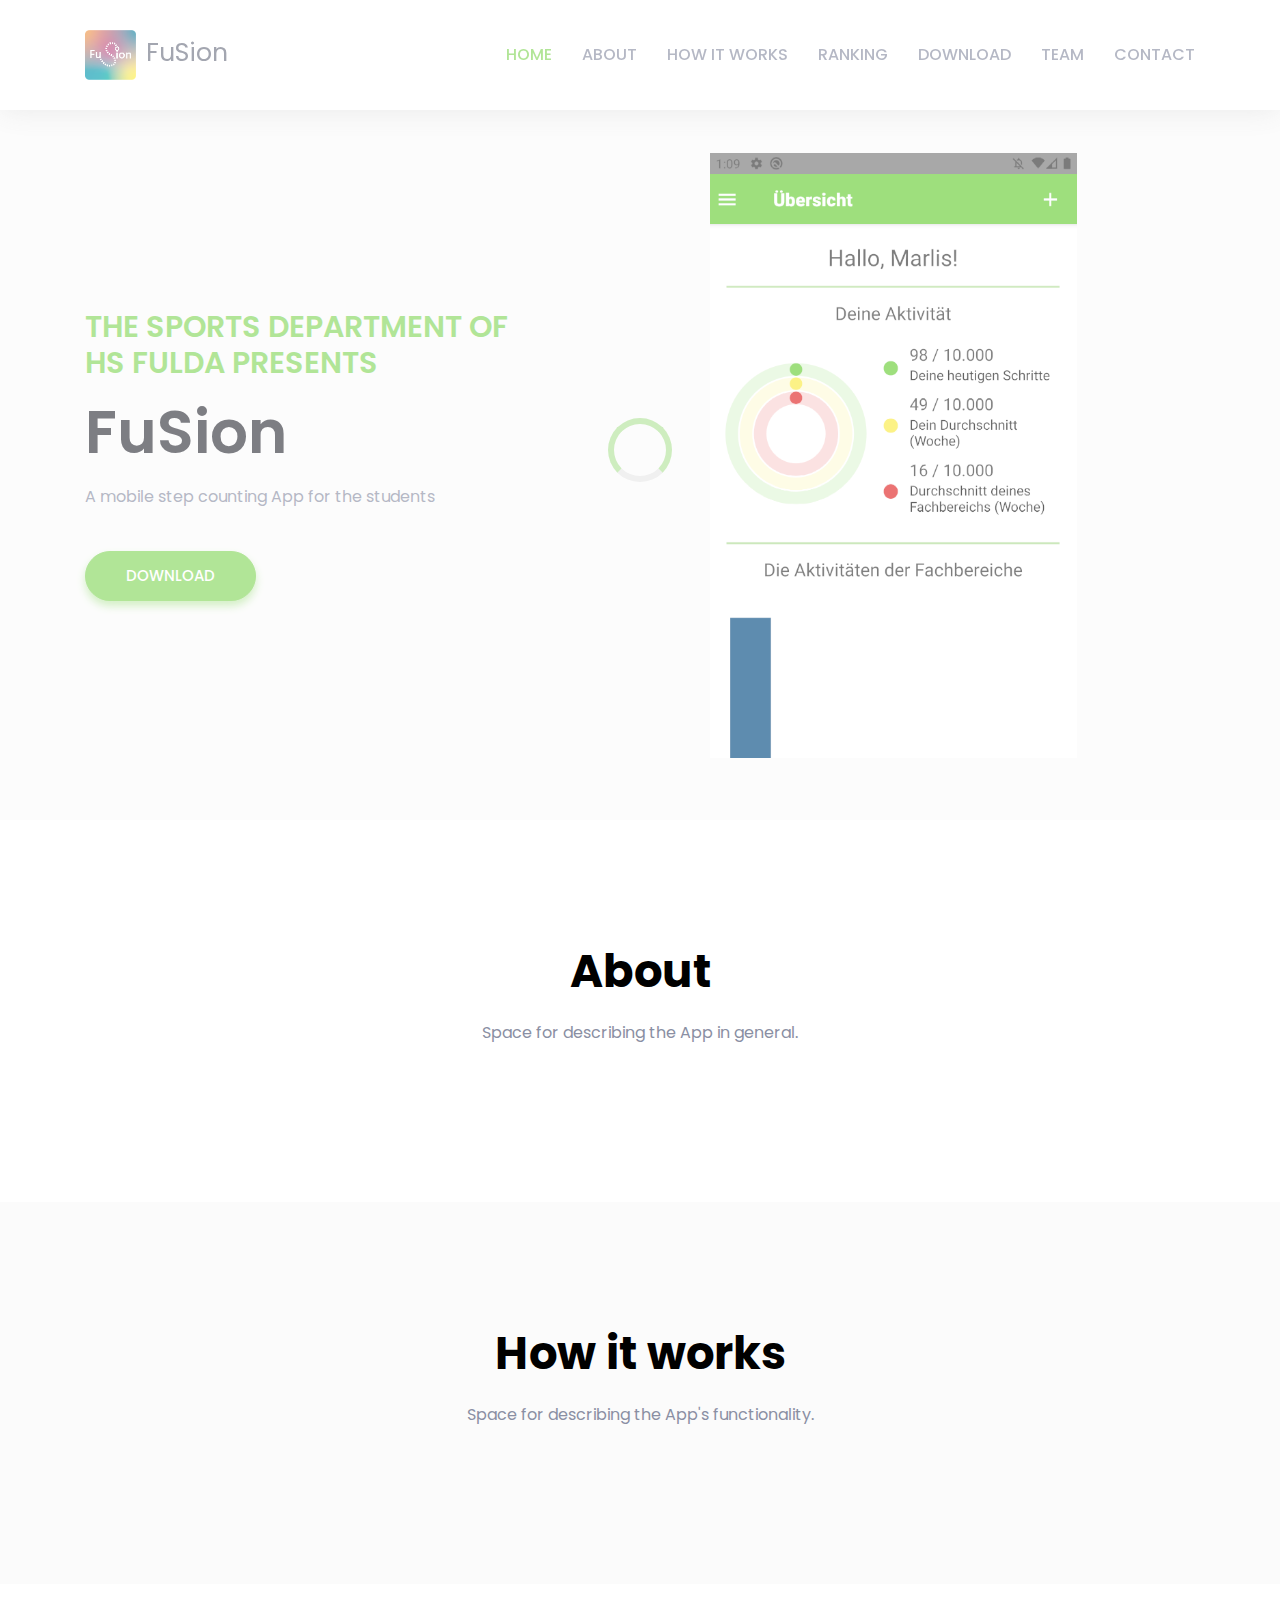
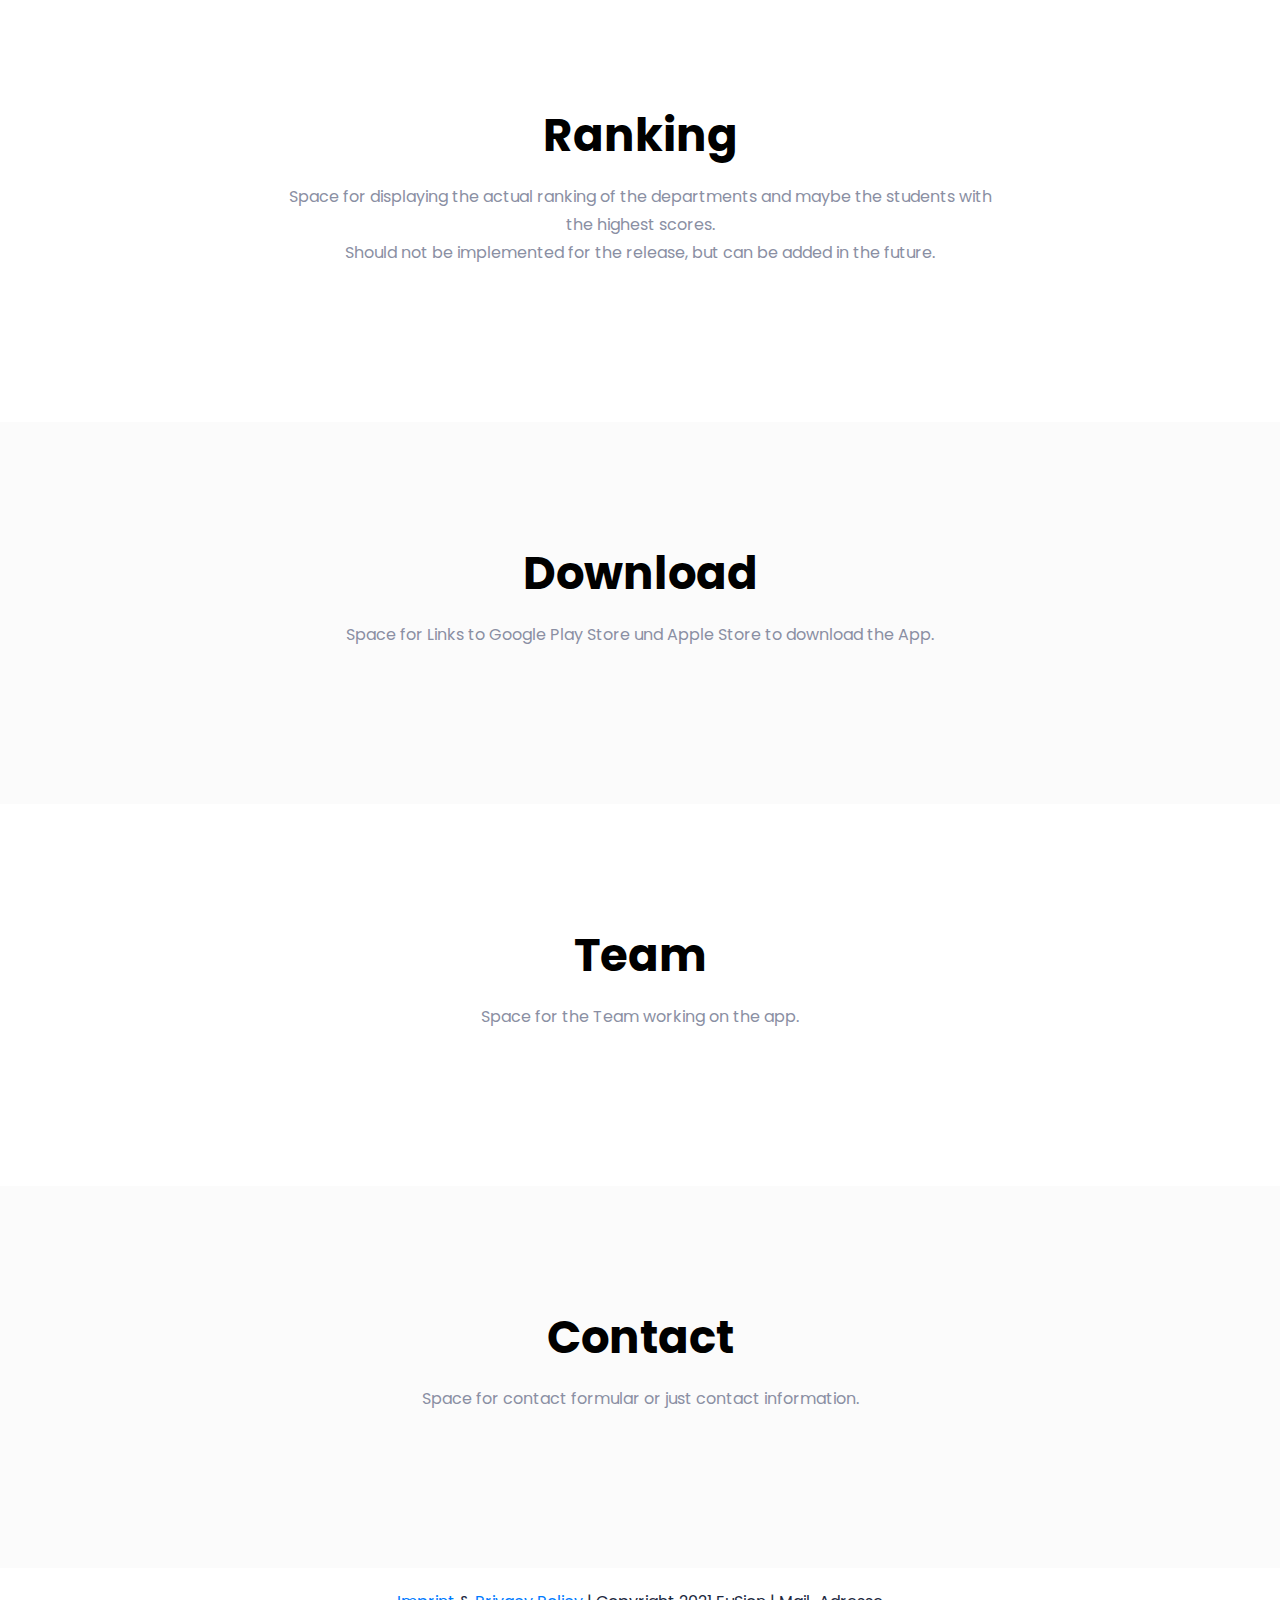
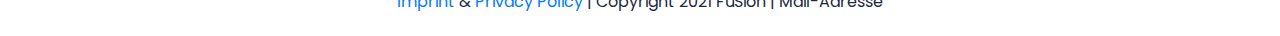
<file: index.html>
<!DOCTYPE html>
<html lang="en">
  <head>
    <!--====== Required meta tags ======-->
    <meta charset="utf-8" />
    <meta http-equiv="x-ua-compatible" content="ie=edge" />
    <meta name="home" content="" />
    <meta
      name="viewport"
      content="width=device-width, initial-scale=1, shrink-to-fit=no"
    />

    <!--====== Title ======-->
    <title>FuSion</title>

    <!--====== Title Icon ======-->
    <link rel="shortcut icon" href="assets/images/logo.png" type="image/png" />

    <!--====== Bootstrap css ======-->
    <link rel="stylesheet" href="assets/css/bootstrap.min.css" />

    <!--====== Line Icons css ======-->
    <link rel="stylesheet" href="assets/css/LineIcons.css" />

    <!--====== Magnific Popup css ======-->
    <link rel="stylesheet" href="assets/css/magnific-popup.css" />

    <!--====== Default css ======-->
    <link rel="stylesheet" href="assets/css/default.css" />

    <!--====== Style css ======-->
    <link rel="stylesheet" href="assets/css/style.css" />
  </head>

  <body>
    <!--====== PRELOADER PART START ======-->

    <div class="preloader">
      <div class="loader_34">
        <div class="ytp-spinner">
          <div class="ytp-spinner-container">
            <div class="ytp-spinner-rotator">
              <div class="ytp-spinner-left">
                <div class="ytp-spinner-circle"></div>
              </div>
              <div class="ytp-spinner-right">
                <div class="ytp-spinner-circle"></div>
              </div>
            </div>
          </div>
        </div>
      </div>
    </div>

    <!--====== PRELOADER ENDS START ======-->

    <!--====== HEADER PART START ======-->

    <header id="home" class="header-area">
      <div class="navigation fixed-top">
        <div class="container">
          <div class="row">
            <div class="col-lg-12">
              <nav class="navbar navbar-expand-lg">
                <div id="logo">
                  <img src="assets/images/logo.png" height="50px" />
                </div>
                <a class="navbar-brand" href="index.html"> FuSion </a>
                <!-- Logo -->
                <button
                  class="navbar-toggler"
                  type="button"
                  data-toggle="collapse"
                  data-target="#navbarSupportedContent"
                  aria-controls="navbarSupportedContent"
                  aria-expanded="false"
                  aria-label="Toggle navigation"
                >
                  <span class="toggler-icon"></span>
                  <span class="toggler-icon"></span>
                  <span class="toggler-icon"></span>
                </button>

                <div
                  class="collapse navbar-collapse"
                  id="navbarSupportedContent"
                >
                  <ul class="navbar-nav ml-auto">
                    <li class="nav-item active">
                      <a class="page-scroll" href="#home">Home</a>
                    </li>
                    <li class="nav-item">
                      <a class="page-scroll" href="#about">About</a>
                    </li>
                    <li class="nav-item">
                      <a class="page-scroll" href="#howitworks">How it works</a>
                    </li>
                    <li class="nav-item">
                      <a class="page-scroll" href="#ranking">Ranking</a>
                    </li>
                    <li class="nav-item">
                      <a class="page-scroll" href="#download">Download</a>
                    </li>
                    <li class="nav-item">
                      <a class="page-scroll" href="#team">Team</a>
                    </li>
                    <li class="nav-item">
                      <a class="page-scroll" href="#contact">Contact</a>
                    </li>
                  </ul>
                </div>
                <!-- navbar collapse -->
              </nav>
              <!-- navbar -->
            </div>
          </div>
          <!-- row -->
        </div>
        <!-- container -->
      </div>
      <!-- navigation -->

      <div id="parallax" class="header-content d-flex align-items-center">
        <div class="container">
          <div class="row align-items-center">
            <div class="col-xl-5 col-lg-6">
              <div class="header-content-right">
                <h4 class="sub-title">
                  The Sports Department of HS Fulda presents
                </h4>
                <h1 class="title">FuSion</h1>
                <p>A mobile step counting App for the students</p>
                <a class="main-btn" href="#download">Download</a>
              </div>
              <!-- header content right -->
            </div>
            <div class="col-lg-6 offset-xl-1">
              <div class="header-image d-none d-lg-block">
                <img src="assets/images/Screenshot_Home.png" alt="hero" />
              </div>
              <!-- header image -->
            </div>
          </div>
          <!-- row -->
        </div>
        <!-- container -->
      </div>
      <!-- header content -->
    </header>

    <!--====== HEADER PART ENDS ======-->

    <!--====== ABOUT PART START ======-->

    <section id="about" class="about-area pt-125 pb-130">
      <div class="container">
        <div class="row justify-content-center">
          <div class="col-lg-8">
            <div class="section-title text-center pb-25">
              <h2 class="title">About</h2>
              <p>Space for describing the App in general.</p>
            </div>
            <!-- section title -->
          </div>
        </div>
        <!-- row -->
      </div>
      <!-- container -->
    </section>

    <!--====== ABOUT PART ENDS ======-->

    <!--====== HOWITWORKS PART START ======-->

    <section id="howitworks" class="services-area gray-bg pt-125 pb-130">
      <div class="container">
        <div class="row justify-content-center">
          <div class="col-lg-8">
            <div class="section-title text-center pb-25">
              <h2 class="title">How it works</h2>
              <p>Space for describing the App's functionality.</p>
            </div>
            <!-- section title -->
          </div>
        </div>
        <!-- row -->
      </div>
      <!-- container -->
    </section>

    <!--====== HOWITWORKS PART ENDS ======-->

    <!--====== RANKING PART START ======-->

    <section id="ranking" class="work-area pt-125 pb-130">
      <div class="container">
        <div class="row justify-content-center">
          <div class="col-lg-8">
            <div class="section-title text-center pb-25">
              <h2 class="title">Ranking</h2>
              <p>
                Space for displaying the actual ranking of the departments and
                maybe the students with the highest scores.
              </p>
              <p>
                Should not be implemented for the release, but can be added in
                the future.
              </p>
            </div>
            <!-- section title -->
          </div>
        </div>
        <!-- row -->
      </div>
      <!-- container -->
    </section>

    <!--====== RANKING PART ENDS ======-->

    <!--====== DOWNLOAD PART START ======-->

    <section id="download" class="pricing-area gray-bg pt-125 pb-130">
      <div class="container">
        <div class="row justify-content-center">
          <div class="col-lg-8">
            <div class="section-title text-center pb-25">
              <h2 class="title">Download</h2>
              <p>
                Space for Links to Google Play Store und Apple Store to download
                the App.
              </p>
            </div>
            <!-- section title -->
          </div>
        </div>
        <!-- row -->
      </div>
      <!-- container -->
    </section>

    <!--====== DOWNLOAD PART ENDS ======-->

    <!--====== TEAM PART START ======-->

    <section id="team" class="blog-area pt-125 pb-130">
      <div class="container">
        <div class="row justify-content-center">
          <div class="col-lg-8">
            <div class="section-title text-center pb-25">
              <h2 class="title">Team</h2>
              <p>Space for the Team working on the app.</p>
            </div>
            <!-- section title -->
          </div>
        </div>
        <!-- row -->
      </div>
      <!-- container -->
    </section>

    <!--====== TEAM PART ENDS ======-->

    <!--====== CONTACT PART START ======-->

    <section id="contact" class="contact-area pt-125 pb-130 gray-bg">
      <div class="container">
        <div class="row justify-content-center">
          <div class="col-lg-8">
            <div class="section-title text-center pb-25">
              <h2 class="title">Contact</h2>
              <p>Space for contact formular or just contact information.</p>
              <p></p>
            </div>
            <!-- section title -->
          </div>
        </div>
        <!-- row -->
      </div>
      <!-- container -->
    </section>

    <!--====== CONTACT PART ENDS ======-->

    <!--====== FOOTER PART START ======-->

    <footer id="footer" class="footer-area">
      <div class="footer-copyright pb-20">
        <div class="container">
          <div class="row">
            <div class="col-lg-12">
              <div class="copyright-text text-center pt-20">
                <p>
                  <a href="privacypolicy.html" rel="#imprint">Imprint</a>
                  &
                  <a href="privacypolicy.html" rel="#privacypolicy"
                    >Privacy Policy</a
                  >
                  | Copyright 2021 FuSion | Mail-Adresse
                </p>
              </div>
              <!-- copyright text -->
            </div>
          </div>
          <!-- row -->
        </div>
        <!-- container -->
      </div>
      <!-- footer widget -->
    </footer>

    <!--====== FOOTER PART ENDS ======-->

    <!--====== BACK TOP TOP PART START ======-->

    <a href="#" class="back-to-top"><i class="lni-chevron-up"></i></a>

    <!--====== BACK TOP TOP PART ENDS ======-->

    <!--====== jquery js ======-->
    <script src="assets/js/vendor/modernizr-3.6.0.min.js"></script>
    <script src="assets/js/vendor/jquery-1.12.4.min.js"></script>

    <!--====== Bootstrap js ======-->
    <script src="assets/js/bootstrap.min.js"></script>
    <script src="assets/js/popper.min.js"></script>

    <!--====== Magnific Popup js ======-->
    <script src="assets/js/jquery.magnific-popup.min.js"></script>

    <!--====== Parallax js ======-->
    <script src="assets/js/parallax.min.js"></script>

    <!--====== Counter Up js ======-->
    <script src="assets/js/waypoints.min.js"></script>
    <script src="assets/js/jquery.counterup.min.js"></script>

    <!--====== Appear js ======-->
    <script src="assets/js/jquery.appear.min.js"></script>

    <!--====== Scrolling js ======-->
    <script src="assets/js/scrolling-nav.js"></script>
    <script src="assets/js/jquery.easing.min.js"></script>

    <!--====== Main js ======-->
    <script src="assets/js/main.js"></script>
  </body>
</html>
</file>
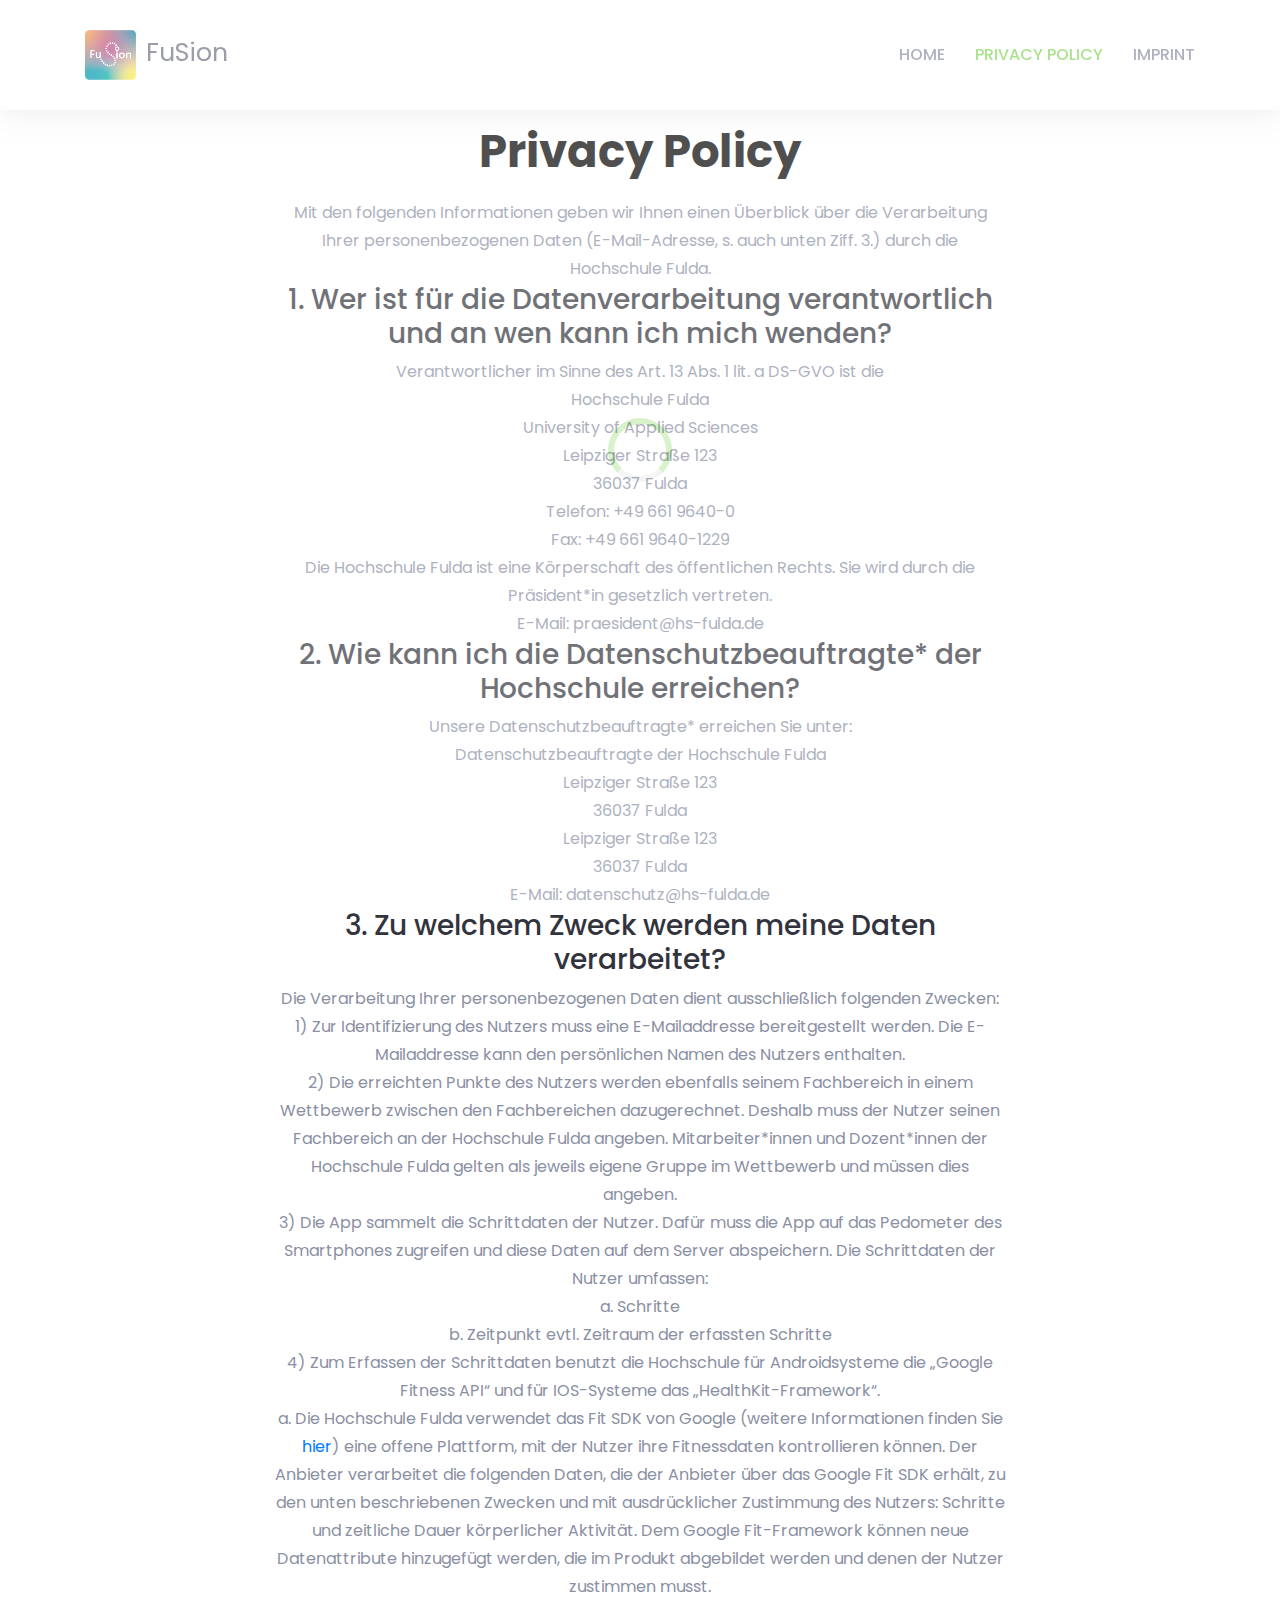
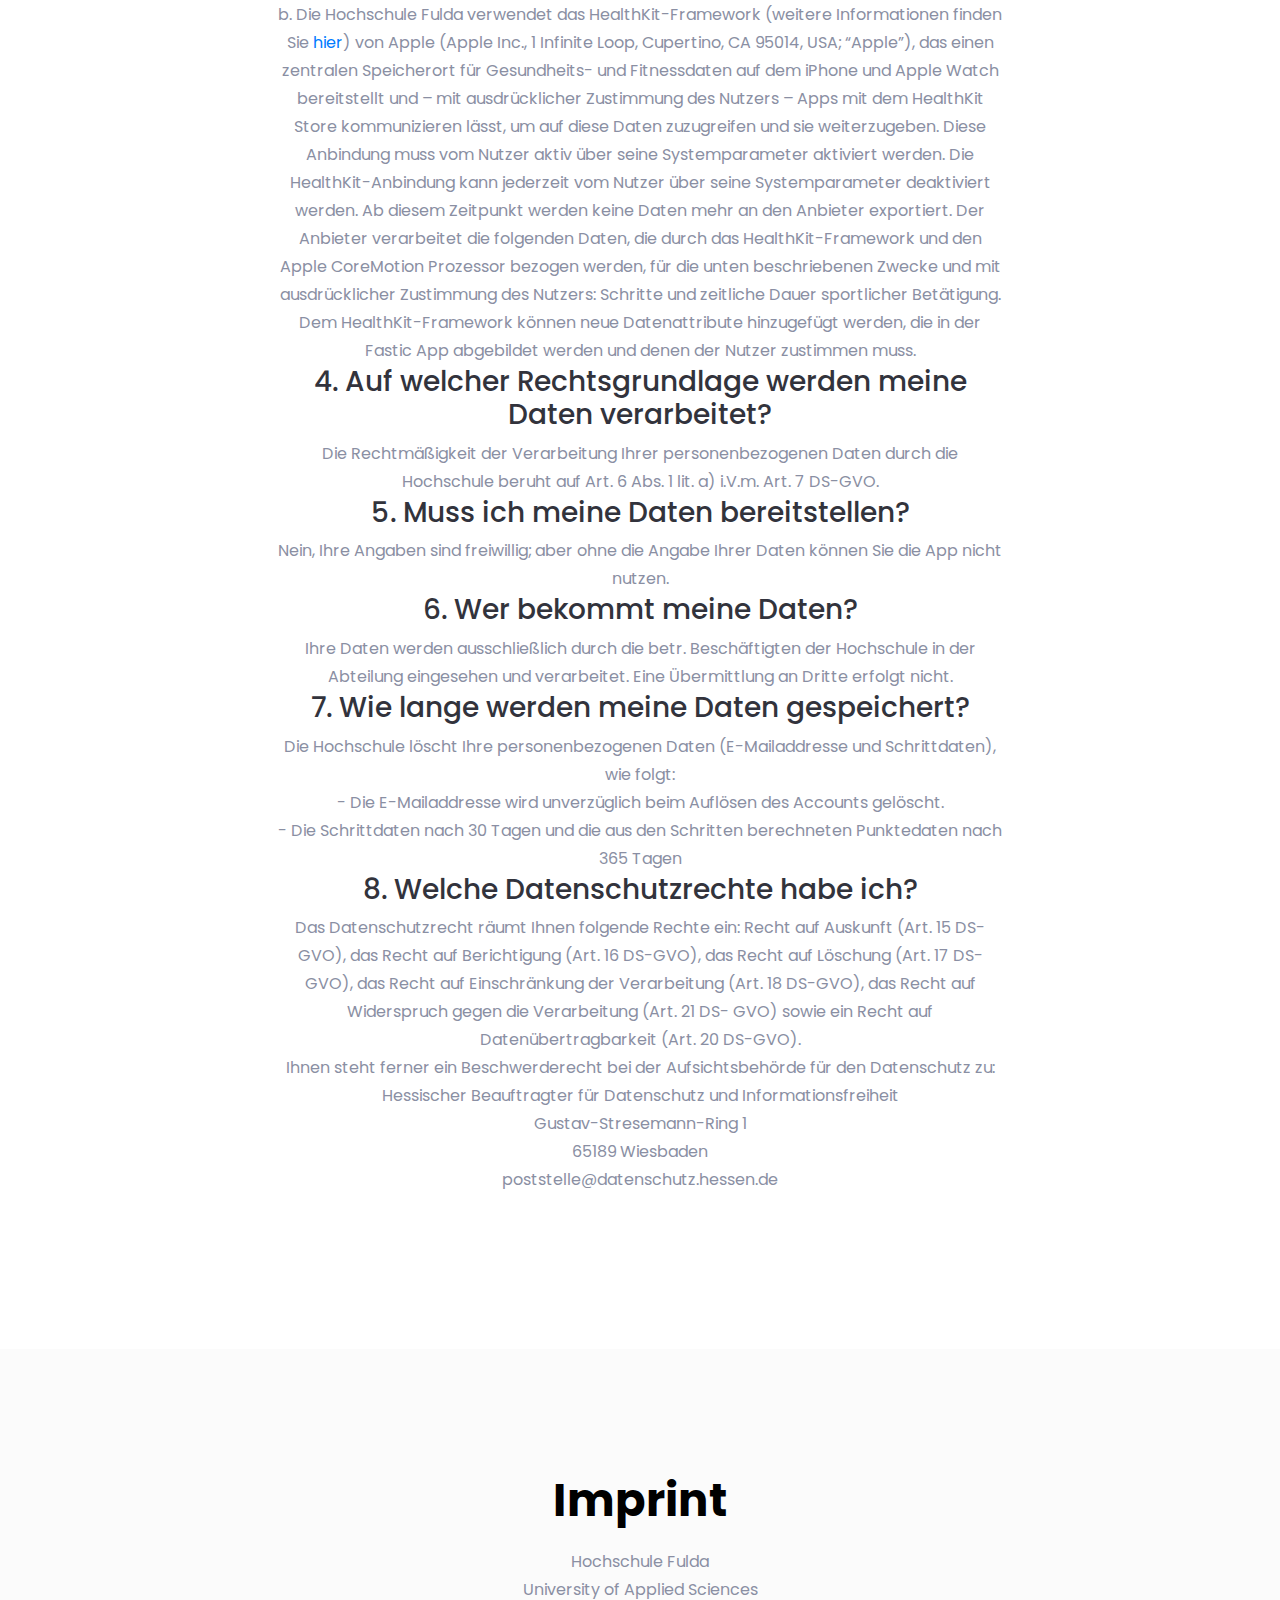
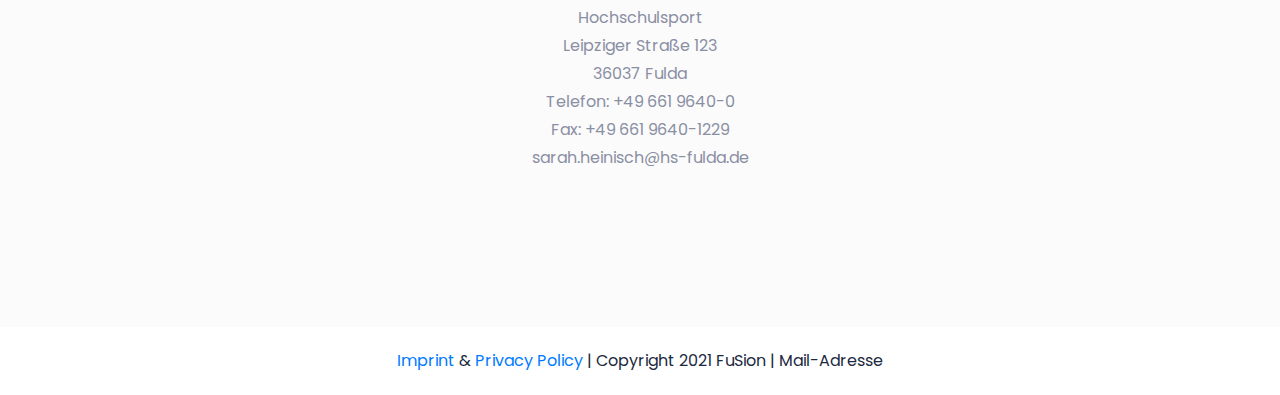
<file: privacypolicy.html>
<!DOCTYPE html>
<html lang="en">
  <head>
    <!--====== Required meta tags ======-->
    <meta charset="utf-8" />
    <meta http-equiv="x-ua-compatible" content="ie=edge" />
    <meta name="privacy policy" content="" />
    <meta
      name="viewport"
      content="width=device-width, initial-scale=1, shrink-to-fit=no"
    />

    <!--====== Title ======-->
    <title>FuSion - Privacy Policy</title>

    <!--====== Title Icon ======-->
    <link rel="shortcut icon" href="assets/images/logo.png" type="image/png" />

    <!--====== Bootstrap css ======-->
    <link rel="stylesheet" href="assets/css/bootstrap.min.css" />

    <!--====== Line Icons css ======-->
    <link rel="stylesheet" href="assets/css/LineIcons.css" />

    <!--====== Magnific Popup css ======-->
    <link rel="stylesheet" href="assets/css/magnific-popup.css" />

    <!--====== Default css ======-->
    <link rel="stylesheet" href="assets/css/default.css" />

    <!--====== Style css ======-->
    <link rel="stylesheet" href="assets/css/style.css" />
  </head>

  <body>
    <!--====== PRELOADER PART START ======-->

    <div class="preloader">
      <div class="loader_34">
        <div class="ytp-spinner">
          <div class="ytp-spinner-container">
            <div class="ytp-spinner-rotator">
              <div class="ytp-spinner-left">
                <div class="ytp-spinner-circle"></div>
              </div>
              <div class="ytp-spinner-right">
                <div class="ytp-spinner-circle"></div>
              </div>
            </div>
          </div>
        </div>
      </div>
    </div>

    <!--====== PRELOADER ENDS START ======-->

    <!--====== HEADER PART START ======-->

    <header id="home" class="header-area">
      <div class="navigation fixed-top">
        <div class="container">
          <div class="row">
            <div class="col-lg-12">
              <nav class="navbar navbar-expand-lg">
                <div id="logo">
                  <img src="assets/images/logo.png" height="50px" />
                </div>
                <a class="navbar-brand" href="index.html"> FuSion </a>
                <!-- Logo -->
                <button
                  class="navbar-toggler"
                  type="button"
                  data-toggle="collapse"
                  data-target="#navbarSupportedContent"
                  aria-controls="navbarSupportedContent"
                  aria-expanded="false"
                  aria-label="Toggle navigation"
                >
                  <span class="toggler-icon"></span>
                  <span class="toggler-icon"></span>
                  <span class="toggler-icon"></span>
                </button>

                <div
                  class="collapse navbar-collapse"
                  id="navbarSupportedContent"
                >
                  <ul class="navbar-nav ml-auto">
                    <li class="nav-item">
                      <a class="page-scroll" href="index.html">Home</a>
                    </li>
                    <li class="nav-item active">
                      <a class="page-scroll" href="#privacypolicy"
                        >Privacy Policy</a
                      >
                    </li>
                    <li class="nav-item">
                      <a class="page-scroll" href="#imprint">Imprint</a>
                    </li>
                  </ul>
                </div>
                <!-- navbar collapse -->
              </nav>
              <!-- navbar -->
            </div>
          </div>
          <!-- row -->
        </div>
        <!-- container -->
      </div>
      <!-- navigation -->
    </header>

    <!--====== HEADER PART ENDS ======-->

    <!--====== PRIVACY POLICY PART START ======-->

    <section id="privacypolicy" class="about-area pt-125 pb-130">
      <div class="container">
        <div class="row justify-content-center">
          <div class="col-lg-8">
            <div class="section-title text-center pb-25">
              <h2 class="title">Privacy Policy</h2>
              <p>
                Mit den folgenden Informationen geben wir Ihnen einen Überblick
                über die Verarbeitung Ihrer personenbezogenen Daten
                (E-Mail-Adresse, s. auch unten Ziff. 3.) durch die Hochschule
                Fulda.
              </p>
              <h3 class="h3">
                1. Wer ist für die Datenverarbeitung verantwortlich und an wen
                kann ich mich wenden?
              </h3>
              <p>
                Verantwortlicher im Sinne des Art. 13 Abs. 1 lit. a DS-GVO ist
                die
              </p>
              <p>Hochschule Fulda</p>
              <p>University of Applied Sciences</p>
              <p>Leipziger Straße 123</p>
              <p>36037 Fulda</p>
              <p>Telefon: +49 661 9640-0</p>
              <p>Fax: +49 661 9640-1229</p>
              <p>
                Die Hochschule Fulda ist eine Körperschaft des öffentlichen
                Rechts. Sie wird durch die Präsident*in gesetzlich vertreten.
              </p>
              <p>E-Mail: praesident@hs-fulda.de</p>
              <h3 class="h3">
                2. Wie kann ich die Datenschutzbeauftragte* der Hochschule
                erreichen?
              </h3>
              <p>Unsere Datenschutzbeauftragte* erreichen Sie unter:</p>
              <p>Datenschutzbeauftragte der Hochschule Fulda</p>
              <p>Leipziger Straße 123</p>
              <p>36037 Fulda</p>
              <p>Leipziger Straße 123</p>
              <p>36037 Fulda</p>
              <p>E-Mail: datenschutz@hs-fulda.de</p>
              <h3 class="h3">
                3. Zu welchem Zweck werden meine Daten verarbeitet?
              </h3>
              <p>
                Die Verarbeitung Ihrer personenbezogenen Daten dient
                ausschließlich folgenden Zwecken:
              </p>
              <p>
                1) Zur Identifizierung des Nutzers muss eine E-Mailaddresse
                bereitgestellt werden. Die E-Mailaddresse kann den persönlichen
                Namen des Nutzers enthalten.
              </p>
              <p>
                2) Die erreichten Punkte des Nutzers werden ebenfalls seinem
                Fachbereich in einem Wettbewerb zwischen den Fachbereichen
                dazugerechnet. Deshalb muss der Nutzer seinen Fachbereich an der
                Hochschule Fulda angeben. Mitarbeiter*innen und Dozent*innen der
                Hochschule Fulda gelten als jeweils eigene Gruppe im Wettbewerb
                und müssen dies angeben.
              </p>
              <p>
                3) Die App sammelt die Schrittdaten der Nutzer. Dafür muss die
                App auf das Pedometer des Smartphones zugreifen und diese Daten
                auf dem Server abspeichern. Die Schrittdaten der Nutzer
                umfassen:
              </p>
              <p>a. Schritte</p>
              <p>b. Zeitpunkt evtl. Zeitraum der erfassten Schritte</p>
              <p>
                4) Zum Erfassen der Schrittdaten benutzt die Hochschule für
                Androidsysteme die „Google Fitness API“ und für IOS-Systeme das
                „HealthKit-Framework“.
              </p>
              <p>
                a. Die Hochschule Fulda verwendet das Fit SDK von Google
                (weitere Informationen finden Sie
                <a href="https://developers.google.com/fit/policy">hier</a>)
                eine offene Plattform, mit der Nutzer ihre Fitnessdaten
                kontrollieren können. Der Anbieter verarbeitet die folgenden
                Daten, die der Anbieter über das Google Fit SDK erhält, zu den
                unten beschriebenen Zwecken und mit ausdrücklicher Zustimmung
                des Nutzers: Schritte und zeitliche Dauer körperlicher
                Aktivität. Dem Google Fit-Framework können neue Datenattribute
                hinzugefügt werden, die im Produkt abgebildet werden und denen
                der Nutzer zustimmen musst.
              </p>
              <p>
                b. Die Hochschule Fulda verwendet das HealthKit-Framework
                (weitere Informationen finden Sie
                <a
                  href="https://developer.apple.com/documentation/healthkit/protecting_user_privacy"
                  >hier</a
                >) von Apple (Apple Inc., 1 Infinite Loop, Cupertino, CA 95014,
                USA; “Apple”), das einen zentralen Speicherort für Gesundheits-
                und Fitnessdaten auf dem iPhone und Apple Watch bereitstellt und
                – mit ausdrücklicher Zustimmung des Nutzers – Apps mit dem
                HealthKit Store kommunizieren lässt, um auf diese Daten
                zuzugreifen und sie weiterzugeben. Diese Anbindung muss vom
                Nutzer aktiv über seine Systemparameter aktiviert werden. Die
                HealthKit-Anbindung kann jederzeit vom Nutzer über seine
                Systemparameter deaktiviert werden. Ab diesem Zeitpunkt werden
                keine Daten mehr an den Anbieter exportiert. Der Anbieter
                verarbeitet die folgenden Daten, die durch das
                HealthKit-Framework und den Apple CoreMotion Prozessor bezogen
                werden, für die unten beschriebenen Zwecke und mit
                ausdrücklicher Zustimmung des Nutzers: Schritte und zeitliche
                Dauer sportlicher Betätigung. Dem HealthKit-Framework können
                neue Datenattribute hinzugefügt werden, die in der Fastic App
                abgebildet werden und denen der Nutzer zustimmen muss.
              </p>
              <h3 class="h3">
                4. Auf welcher Rechtsgrundlage werden meine Daten verarbeitet?
              </h3>
              <p>
                Die Rechtmäßigkeit der Verarbeitung Ihrer personenbezogenen
                Daten durch die Hochschule beruht auf Art. 6 Abs. 1 lit. a)
                i.V.m. Art. 7 DS-GVO.
              </p>
              <h3 class="h3">5. Muss ich meine Daten bereitstellen?</h3>
              <p>
                Nein, Ihre Angaben sind freiwillig; aber ohne die Angabe Ihrer
                Daten können Sie die App nicht nutzen.
              </p>
              <h3 class="h3">6. Wer bekommt meine Daten?</h3>
              <p>
                Ihre Daten werden ausschließlich durch die betr. Beschäftigten
                der Hochschule in der Abteilung eingesehen und verarbeitet. Eine
                Übermittlung an Dritte erfolgt nicht.
              </p>
              <h3 class="h3">7. Wie lange werden meine Daten gespeichert?</h3>
              <p>
                Die Hochschule löscht Ihre personenbezogenen Daten
                (E-Mailaddresse und Schrittdaten), wie folgt:
              </p>
              <p>
                - Die E-Mailaddresse wird unverzüglich beim Auflösen des
                Accounts gelöscht.
              </p>
              <p>
                - Die Schrittdaten nach 30 Tagen und die aus den Schritten
                berechneten Punktedaten nach 365 Tagen
              </p>
              <h3 class="h3">8. Welche Datenschutzrechte habe ich?</h3>
              <p>
                Das Datenschutzrecht räumt Ihnen folgende Rechte ein: Recht auf
                Auskunft (Art. 15 DS-GVO), das Recht auf Berichtigung (Art. 16
                DS-GVO), das Recht auf Löschung (Art. 17 DS-GVO), das Recht auf
                Einschränkung der Verarbeitung (Art. 18 DS-GVO), das Recht auf
                Widerspruch gegen die Verarbeitung (Art. 21 DS- GVO) sowie ein
                Recht auf Datenübertragbarkeit (Art. 20 DS-GVO).
              </p>
              <p>
                Ihnen steht ferner ein Beschwerderecht bei der Aufsichtsbehörde
                für den Datenschutz zu:
              </p>
              <p>
                Hessischer Beauftragter für Datenschutz und Informationsfreiheit
              </p>
              <p>Gustav-Stresemann-Ring 1</p>
              <p>65189 Wiesbaden</p>
              <p>poststelle@datenschutz.hessen.de</p>
            </div>
            <!-- section title -->
          </div>
        </div>
        <!-- row -->
      </div>
      <!-- container -->
    </section>

    <!--====== PRIVACY POLICY PART ENDS ======-->

    <!--====== IMPRINT PART START ======-->

    <section id="imprint" class="services-area gray-bg pt-125 pb-130">
      <div class="container">
        <div class="row justify-content-center">
          <div class="col-lg-8">
            <div class="section-title text-center pb-25">
              <h2 class="title">Imprint</h2>
              <p>Hochschule Fulda</p>
              <p>University of Applied Sciences</p>
              <p>Hochschulsport</p>
              <p>Leipziger Straße 123</p>
              <p>36037 Fulda</p>
              <p>Telefon: +49 661 9640-0</p>
              <p>Fax: +49 661 9640-1229</p>
              <p>sarah.heinisch@hs-fulda.de</p>
            </div>
            <!-- section title -->
          </div>
        </div>
        <!-- row -->
      </div>
      <!-- container -->
    </section>

    <!--====== IMPRINT PART ENDS ======-->

    <!--====== FOOTER PART START ======-->

    <footer id="footer" class="footer-area">
      <div class="footer-copyright pb-20">
        <div class="container">
          <div class="row">
            <div class="col-lg-12">
              <div class="copyright-text text-center pt-20">
                <p>
                  <a href="https://uideck.com" rel="nofollow">Imprint</a>
                  &
                  <a href="privacypolicy.html" rel="nofollow">Privacy Policy</a>
                  | Copyright 2021 FuSion | Mail-Adresse
                </p>
              </div>
              <!-- copyright text -->
            </div>
          </div>
          <!-- row -->
        </div>
        <!-- container -->
      </div>
      <!-- footer widget -->
    </footer>

    <!--====== FOOTER PART ENDS ======-->

    <!--====== BACK TOP TOP PART START ======-->

    <a href="#" class="back-to-top"><i class="lni-chevron-up"></i></a>

    <!--====== BACK TOP TOP PART ENDS ======-->

    <!--====== jquery js ======-->
    <script src="assets/js/vendor/modernizr-3.6.0.min.js"></script>
    <script src="assets/js/vendor/jquery-1.12.4.min.js"></script>

    <!--====== Bootstrap js ======-->
    <script src="assets/js/bootstrap.min.js"></script>
    <script src="assets/js/popper.min.js"></script>

    <!--====== Magnific Popup js ======-->
    <script src="assets/js/jquery.magnific-popup.min.js"></script>

    <!--====== Parallax js ======-->
    <script src="assets/js/parallax.min.js"></script>

    <!--====== Counter Up js ======-->
    <script src="assets/js/waypoints.min.js"></script>
    <script src="assets/js/jquery.counterup.min.js"></script>

    <!--====== Appear js ======-->
    <script src="assets/js/jquery.appear.min.js"></script>

    <!--====== Scrolling js ======-->
    <script src="assets/js/scrolling-nav.js"></script>
    <script src="assets/js/jquery.easing.min.js"></script>

    <!--====== Main js ======-->
    <script src="assets/js/main.js"></script>
  </body>
</html>
</file>
<file: assets/css/default.css>
/* Deafult Margin & Padding */
/*-- Margin Top --*/
.mt-5 {
	margin-top: 5px;
}
.mt-10 {
	margin-top: 10px;
}
.mt-15 {
	margin-top: 15px;
}
.mt-20 {
	margin-top: 20px;
}
.mt-25 {
	margin-top: 25px;
}
.mt-30 {
	margin-top: 30px;
}
.mt-35 {
	margin-top: 35px;
}
.mt-40 {
	margin-top: 40px;
}
.mt-45 {
	margin-top: 45px;
}
.mt-50 {
	margin-top: 50px;
}
.mt-55 {
	margin-top: 55px;
}
.mt-60 {
	margin-top: 60px;
}
.mt-65 {
	margin-top: 65px;
}
.mt-70 {
	margin-top: 70px;
}
.mt-75 {
	margin-top: 75px;
}
.mt-80 {
	margin-top: 80px;
}
.mt-85 {
	margin-top: 85px;
}
.mt-90 {
	margin-top: 90px;
}
.mt-95 {
	margin-top: 95px;
}
.mt-100 {
	margin-top: 100px;
}
.mt-105 {
	margin-top: 105px;
}
.mt-110 {
	margin-top: 110px;
}
.mt-115 {
	margin-top: 115px;
}
.mt-120 {
	margin-top: 120px;
}
.mt-125 {
	margin-top: 125px;
}
.mt-130 {
	margin-top: 130px;
}
.mt-135 {
	margin-top: 135px;
}
.mt-140 {
	margin-top: 140px;
}
.mt-145 {
	margin-top: 145px;
}
.mt-150 {
	margin-top: 150px;
}
.mt-155 {
	margin-top: 155px;
}
.mt-160 {
	margin-top: 160px;
}
.mt-165 {
	margin-top: 165px;
}
.mt-170 {
	margin-top: 170px;
}
.mt-175 {
	margin-top: 175px;
}
.mt-180 {
	margin-top: 180px;
}
.mt-185 {
	margin-top: 185px;
}
.mt-190 {
	margin-top: 190px;
}
.mt-195 {
	margin-top: 195px;
}
.mt-200 {
	margin-top: 200px;
}
/*-- Margin Bottom --*/

.mb-5 {
	margin-bottom: 5px;
}
.mb-10 {
	margin-bottom: 10px;
}
.mb-15 {
	margin-bottom: 15px;
}
.mb-20 {
	margin-bottom: 20px;
}
.mb-25 {
	margin-bottom: 25px;
}
.mb-30 {
	margin-bottom: 30px;
}
.mb-35 {
	margin-bottom: 35px;
}
.mb-40 {
	margin-bottom: 40px;
}
.mb-45 {
	margin-bottom: 45px;
}
.mb-50 {
	margin-bottom: 50px;
}
.mb-55 {
	margin-bottom: 55px;
}
.mb-60 {
	margin-bottom: 60px;
}
.mb-65 {
	margin-bottom: 65px;
}
.mb-70 {
	margin-bottom: 70px;
}
.mb-75 {
	margin-bottom: 75px;
}
.mb-80 {
	margin-bottom: 80px;
}
.mb-85 {
	margin-bottom: 85px;
}
.mb-90 {
	margin-bottom: 90px;
}
.mb-95 {
	margin-bottom: 95px;
}
.mb-100 {
	margin-bottom: 100px;
}
.mb-105 {
	margin-bottom: 105px;
}
.mb-110 {
	margin-bottom: 110px;
}
.mb-115 {
	margin-bottom: 115px;
}
.mb-120 {
	margin-bottom: 120px;
}
.mb-125 {
	margin-bottom: 125px;
}
.mb-130 {
	margin-bottom: 130px;
}
.mb-135 {
	margin-bottom: 135px;
}
.mb-140 {
	margin-bottom: 140px;
}
.mb-145 {
	margin-bottom: 145px;
}
.mb-150 {
	margin-bottom: 150px;
}
.mb-155 {
	margin-bottom: 155px;
}
.mb-160 {
	margin-bottom: 160px;
}
.mb-165 {
	margin-bottom: 165px;
}
.mb-170 {
	margin-bottom: 170px;
}
.mb-175 {
	margin-bottom: 175px;
}
.mb-180 {
	margin-bottom: 180px;
}
.mb-185 {
	margin-bottom: 185px;
}
.mb-190 {
	margin-bottom: 190px;
}
.mb-195 {
	margin-bottom: 195px;
}
.mb-200 {
	margin-bottom: 200px;
}
/*-- margin left --*/
.ml-5 {
	margin-left: 5px;
}
.ml-10 {
	margin-left: 10px;
}
.ml-15 {
	margin-left: 15px;
}
.ml-20 {
	margin-left: 20px;
}
.ml-25 {
	margin-left: 25px;
}
.ml-30 {
	margin-left: 30px;
}
.ml-35 {
	margin-left: 35px;
}
.ml-40 {
	margin-left: 40px;
}
.ml-45 {
	margin-left: 45px;
}
.ml-50 {
	margin-left: 50px;
}
.ml-55 {
	margin-left: 55px;
}
.ml-60 {
	margin-left: 60px;
}
.ml-65 {
	margin-left: 65px;
}
.ml-70 {
	margin-left: 70px;
}
.ml-75 {
	margin-left: 75px;
}
.ml-80 {
	margin-left: 80px;
}
.ml-85 {
	margin-left: 85px;
}
.ml-90 {
	margin-left: 90px;
}
.ml-95 {
	margin-left: 95px;
}
.ml-100 {
	margin-left: 100px;
}
.ml-105 {
	margin-left: 105px;
}
.ml-110 {
	margin-left: 110px;
}
.ml-115 {
	margin-left: 115px;
}
.ml-120 {
	margin-left: 120px;
}
.ml-125 {
	margin-left: 125px;
}
.ml-130 {
	margin-left: 130px;
}
.ml-135 {
	margin-left: 135px;
}
.ml-140 {
	margin-left: 140px;
}
.ml-145 {
	margin-left: 145px;
}
.ml-150 {
	margin-left: 150px;
}
.ml-155 {
	margin-left: 155px;
}
.ml-160 {
	margin-left: 160px;
}
.ml-165 {
	margin-left: 165px;
}
.ml-170 {
	margin-left: 170px;
}
.ml-175 {
	margin-left: 175px;
}
.ml-180 {
	margin-left: 180px;
}
.ml-185 {
	margin-left: 185px;
}
.ml-190 {
	margin-left: 190px;
}
.ml-195 {
	margin-left: 195px;
}
.ml-200 {
	margin-left: 200px;
}
/*-- margin right --*/
.mr-5 {
	margin-right: 5px;
}
.mr-10 {
	margin-right: 10px;
}
.mr-15 {
	margin-right: 15px;
}
.mr-20 {
	margin-right: 20px;
}
.mr-25 {
	margin-right: 25px;
}
.mr-30 {
	margin-right: 30px;
}
.mr-35 {
	margin-right: 35px;
}
.mr-40 {
	margin-right: 40px;
}
.mr-45 {
	margin-right: 45px;
}
.mr-50 {
	margin-right: 50px;
}
.mr-55 {
	margin-right: 55px;
}
.mr-60 {
	margin-right: 60px;
}
.mr-65 {
	margin-right: 65px;
}
.mr-70 {
	margin-right: 70px;
}
.mr-75 {
	margin-right: 75px;
}
.mr-80 {
	margin-right: 80px;
}
.mr-85 {
	margin-right: 85px;
}
.mr-90 {
	margin-right: 90px;
}
.mr-95 {
	margin-right: 95px;
}
.mr-100 {
	margin-right: 100px;
}
.mr-105 {
	margin-right: 105px;
}
.mr-110 {
	margin-right: 110px;
}
.mr-115 {
	margin-right: 115px;
}
.mr-120 {
	margin-right: 120px;
}
.mr-125 {
	margin-right: 125px;
}
.mr-130 {
	margin-right: 130px;
}
.mr-135 {
	margin-right: 135px;
}
.mr-140 {
	margin-right: 140px;
}
.mr-145 {
	margin-right: 145px;
}
.mr-150 {
	margin-right: 150px;
}
.mr-155 {
	margin-right: 155px;
}
.mr-160 {
	margin-right: 160px;
}
.mr-165 {
	margin-right: 165px;
}
.mr-170 {
	margin-right: 170px;
}
.mr-175 {
	margin-right: 175px;
}
.mr-180 {
	margin-right: 180px;
}
.mr-185 {
	margin-right: 185px;
}
.mr-190 {
	margin-right: 190px;
}
.mr-195 {
	margin-right: 195px;
}
.mr-200 {
	margin-right: 200px;
}


/*-- Padding Top --*/

.pt-5 {
	padding-top: 5px;
}
.pt-10 {
	padding-top: 10px;
}
.pt-15 {
	padding-top: 15px;
}
.pt-20 {
	padding-top: 20px;
}
.pt-25 {
	padding-top: 25px;
}
.pt-30 {
	padding-top: 30px;
}
.pt-35 {
	padding-top: 35px;
}
.pt-40 {
	padding-top: 40px;
}
.pt-45 {
	padding-top: 45px;
}
.pt-50 {
	padding-top: 50px;
}
.pt-55 {
	padding-top: 55px;
}
.pt-60 {
	padding-top: 60px;
}
.pt-65 {
	padding-top: 65px;
}
.pt-70 {
	padding-top: 70px;
}
.pt-75 {
	padding-top: 75px;
}
.pt-80 {
	padding-top: 80px;
}
.pt-85 {
	padding-top: 85px;
}
.pt-90 {
	padding-top: 90px;
}
.pt-95 {
	padding-top: 95px;
}
.pt-100 {
	padding-top: 100px;
}
.pt-105 {
	padding-top: 105px;
}
.pt-110 {
	padding-top: 110px;
}
.pt-115 {
	padding-top: 115px;
}
.pt-120 {
	padding-top: 120px;
}
.pt-125 {
	padding-top: 125px;
}
.pt-130 {
	padding-top: 130px;
}
.pt-135 {
	padding-top: 135px;
}
.pt-140 {
	padding-top: 140px;
}
.pt-145 {
	padding-top: 145px;
}
.pt-150 {
	padding-top: 150px;
}
.pt-155 {
	padding-top: 155px;
}
.pt-160 {
	padding-top: 160px;
}
.pt-165 {
	padding-top: 165px;
}
.pt-170 {
	padding-top: 170px;
}
.pt-175 {
	padding-top: 175px;
}
.pt-180 {
	padding-top: 180px;
}
.pt-185 {
	padding-top: 185px;
}
.pt-190 {
	padding-top: 190px;
}
.pt-195 {
	padding-top: 195px;
}
.pt-200 {
	padding-top: 200px;
}
/*-- Padding Bottom --*/

.pb-5 {
	padding-bottom: 5px;
}
.pb-10 {
	padding-bottom: 10px;
}
.pb-15 {
	padding-bottom: 15px;
}
.pb-20 {
	padding-bottom: 20px;
}
.pb-25 {
	padding-bottom: 25px;
}
.pb-30 {
	padding-bottom: 30px;
}
.pb-35 {
	padding-bottom: 35px;
}
.pb-40 {
	padding-bottom: 40px;
}
.pb-45 {
	padding-bottom: 45px;
}
.pb-50 {
	padding-bottom: 50px;
}
.pb-55 {
	padding-bottom: 55px;
}
.pb-60 {
	padding-bottom: 60px;
}
.pb-65 {
	padding-bottom: 65px;
}
.pb-70 {
	padding-bottom: 70px;
}
.pb-75 {
	padding-bottom: 75px;
}
.pb-80 {
	padding-bottom: 80px;
}
.pb-85 {
	padding-bottom: 85px;
}
.pb-90 {
	padding-bottom: 90px;
}
.pb-95 {
	padding-bottom: 95px;
}
.pb-100 {
	padding-bottom: 100px;
}
.pb-105 {
	padding-bottom: 105px;
}
.pb-110 {
	padding-bottom: 110px;
}
.pb-115 {
	padding-bottom: 115px;
}
.pb-120 {
	padding-bottom: 120px;
}
.pb-125 {
	padding-bottom: 125px;
}
.pb-130 {
	padding-bottom: 130px;
}
.pb-135 {
	padding-bottom: 135px;
}
.pb-140 {
	padding-bottom: 140px;
}
.pb-145 {
	padding-bottom: 145px;
}
.pb-150 {
	padding-bottom: 150px;
}
.pb-155 {
	padding-bottom: 155px;
}
.pb-160 {
	padding-bottom: 160px;
}
.pb-165 {
	padding-bottom: 165px;
}
.pb-170 {
	padding-bottom: 170px;
}
.pb-175 {
	padding-bottom: 175px;
}
.pb-180 {
	padding-bottom: 180px;
}
.pb-185 {
	padding-bottom: 185px;
}
.pb-190 {
	padding-bottom: 190px;
}
.pb-195 {
	padding-bottom: 195px;
}
.pb-200 {
	padding-bottom: 200px;
}

/*-- Padding left --*/

.pl-0 {
	padding-left: 0px;
}
.pl-5 {
	padding-left: 5px;
}
.pl-10 {
	padding-left: 10px;
}
.pl-15 {
	padding-left: 15px;
}
.pl-20 {
	padding-left: 20px;
}
.pl-25 {
	padding-left: 25px;
}
.pl-30 {
	padding-left: 30px;
}
.pl-35 {
	padding-left: 35px;
}
.pl-40 {
	padding-left: 40px;
}
.pl-45 {
	padding-left: 45px;
}
.pl-50 {
	padding-left: 50px;
}
.pl-55 {
	padding-left: 55px;
}
.pl-60 {
	padding-left: 60px;
}
.pl-65 {
	padding-left: 65px;
}
.pl-70 {
	padding-left: 70px;
}
.pl-75 {
	padding-left: 75px;
}
.pl-80 {
	padding-left: 80px;
}
.pl-85 {
	padding-left: 85px;
}
.pl-90 {
	padding-left: 90px;
}
.pl-100 {
	padding-left: 100px;
}
.pl-105 {
	padding-left: 105px;
}
.pl-110 {
	padding-left: 110px;
}
.pl-115 {
	padding-left: 115px;
}
.pl-120 {
	padding-left: 120px;
}
.pl-125 {
	padding-left: 125px;
}
/*-- Padding right --*/

.pr-0 {
	padding-right: 0px;
}
.pr-5 {
	padding-right: 5px;
}
.pr-10 {
	padding-right: 10px;
}
.pr-15 {
	padding-right: 15px;
}
.pr-20 {
	padding-right: 20px;
}
.pr-25 {
	padding-right: 25px;
}
.pr-30 {
	padding-right: 30px;
}
.pr-35 {
	padding-right: 35px;
}
.pr-40 {
	padding-right: 40px;
}
.pr-45 {
	padding-right: 45px;
}
.pr-50 {
	padding-right: 50px;
}
.pr-55 {
	padding-right: 55px;
}
.pr-60 {
	padding-right: 60px;
}
.pr-65 {
	padding-right: 65px;
}
.pr-70 {
	padding-right: 70px;
}
.pr-75 {
	padding-right: 75px;
}
.pr-80 {
	padding-right: 80px;
}
.pr-85 {
	padding-right: 85px;
}
.pr-90 {
	padding-right: 90px;
}
.pr-95 {
	padding-right: 95px;
}
.pr-100 {
	padding-right: 100px;
}
.pr-105 {
	padding-right: 105px;
}
/* Background Color */

.gray-bg {
	background: #fbfbfb;
}
.white-bg {
	background: #fff;
}
.black-bg {
	background: #222;
}
/* Color */

.white {
	color: #fff;
}
.black {
	color: #222;
}
/* black overlay */

[data-overlay] {
	position: relative;
}
[data-overlay]::before {
	background: #000 none repeat scroll 0 0;
	content: "";
	height: 100%;
	left: 0;
	position: absolute;
	top: 0;
	width: 100%;
	z-index: 1;
}
[data-overlay="2"]::before {
	opacity: 0.2;
}
[data-overlay="3"]::before {
	opacity: 0.3;
}
[data-overlay="4"]::before {
	opacity: 0.4;
}
[data-overlay="5"]::before {
	opacity: 0.5;
}
[data-overlay="6"]::before {
	opacity: 0.6;
}
[data-overlay="7"]::before {
	opacity: 0.7;
}
[data-overlay="8"]::before {
	opacity: 0.8;
}
[data-overlay="9"]::before {
	opacity: 0.9;
}
</file>
<file: assets/css/style.css>
/*-----------------------------------------------------------------------------------

    Template Name: Unfold - Personal Resume & CV Template
    Template URI: site.com
    Description: Unfold Personal Resume & CV Template
    Author: Uideck
    Author URI: https://uideck.com/
    Support: https://uideck.com/support/
    Version: 1.0

-----------------------------------------------------------------------------------

    CSS INDEX
    ===================

    1.COMMON
	2.HEADER
    3.ABOUT
    4.SERVICES
    4.CALL TO ACTION
    5.WORK
    6.PRICING
    7.BLOG
    8.CONTACT
    9.FOOTER
    10.PAGE BANNER
    10.SINGLE BLOG PAGE

-----------------------------------------------------------------------------------*/
/*===========================
    1. COMMON css 
===========================*/
@import url("https://fonts.googleapis.com/css?family=Poppins:400,500,600,700,800");
body {
  font-family: "Poppins", sans-serif;
  font-weight: normal;
  font-style: normal;
  color: #8a8fa3;
}

* {
  margin: 0;
  padding: 0;
  -webkit-box-sizing: border-box;
  -moz-box-sizing: border-box;
  box-sizing: border-box;
}

img {
  max-width: 100%;
}

a:focus,
input:focus,
textarea:focus,
button:focus {
  text-decoration: none;
  outline: none;
}

a:focus,
a:hover {
  text-decoration: none;
}

i,
span,
a {
  display: inline-block;
}

h1,
h2,
h3,
h4,
h5,
h6 {
  font-family: "Poppins", sans-serif;
  font-weight: 600;
  color: #32333c;
  margin: 0px;
}

h1 {
  font-size: 60px;
}

h2 {
  font-size: 36px;
}

h3 {
  font-size: 28px;
  margin-top: 5;
}

h4 {
  font-size: 22px;
}

h5 {
  font-size: 18px;
}

h6 {
  font-size: 16px;
}

ul,
ol {
  margin: 0px;
  padding: 0px;
  list-style-type: none;
}

p {
  font-size: 16px;
  font-weight: 400;
  line-height: 28px;
  color: #8a8fa3;
  margin: 0px;
}
@media (max-width: 767px) {
  p {
    font-size: 15px;
  }
}

.bg_cover {
  background-position: center center;
  background-size: cover;
  background-repeat: no-repeat;
  width: 100%;
  height: 100%;
}

/*===== All Button Style =====*/
.main-btn {
  display: inline-block;
  font-weight: 500;
  text-align: center;
  white-space: nowrap;
  vertical-align: middle;
  -webkit-user-select: none;
  -moz-user-select: none;
  -ms-user-select: none;
  user-select: none;
  border: 1px solid #84d65b;
  padding: 0 40px;
  font-size: 15px;
  line-height: 48px;
  border-radius: 50px;
  color: #fff;
  cursor: pointer;
  z-index: 5;
  -webkit-transition: all 0.3s ease-out 0s;
  -moz-transition: all 0.3s ease-out 0s;
  -ms-transition: all 0.3s ease-out 0s;
  -o-transition: all 0.3s ease-out 0s;
  transition: all 0.3s ease-out 0s;
  -webkit-box-shadow: 0px 5px 8px 0px rgba(132, 214, 91, 0.55);
  -moz-box-shadow: 0px 5px 8px 0px rgba(132, 214, 91, 0.55);
  box-shadow: 0px 5px 8px 0px rgba(132, 214, 91, 0.55);
  background-color: #84d65b;
  text-transform: uppercase;
}
.main-btn:hover {
  background-color: #fff;
  color: #84d65b;
  border-color: #84d65b;
}
.main-btn.main-btn-2 {
  background-color: transparent;
  color: #fff;
  border-color: #fff;
  -webkit-box-shadow: none;
  -moz-box-shadow: none;
  box-shadow: none;
}
.main-btn.main-btn-2:hover {
  background-color: #84d65b;
  color: #fff;
  border-color: #84d65b;
}

/*===== All Section Title Style =====*/
.section-title .title {
  font-weight: 700;
  font-size: 45px;
  color: #000;
  padding-bottom: 20px;
}
@media (max-width: 767px) {
  .section-title .title {
    font-size: 30px;
  }
}

/*===== All Preloader Style =====*/
.preloader {
  /* Body Overlay */
  position: fixed;
  top: 0;
  left: 0;
  display: table;
  height: 100%;
  width: 100%;
  /* Change Background Color */
  background: #fff;
  z-index: 99999;
}
.preloader .loader_34 {
  display: table-cell;
  vertical-align: middle;
  text-align: center;
}
.preloader .loader_34 .ytp-spinner {
  position: absolute;
  left: 50%;
  top: 50%;
  width: 64px;
  margin-left: -32px;
  z-index: 18;
  pointer-events: none;
}
.preloader .loader_34 .ytp-spinner .ytp-spinner-container {
  pointer-events: none;
  position: absolute;
  width: 100%;
  padding-bottom: 100%;
  top: 50%;
  left: 50%;
  margin-top: -50%;
  margin-left: -50%;
  -webkit-animation: ytp-spinner-linspin 1568.23529647ms linear infinite;
  -moz-animation: ytp-spinner-linspin 1568.23529647ms linear infinite;
  -o-animation: ytp-spinner-linspin 1568.23529647ms linear infinite;
  animation: ytp-spinner-linspin 1568.23529647ms linear infinite;
}
.preloader .loader_34 .ytp-spinner .ytp-spinner-container .ytp-spinner-rotator {
  position: absolute;
  width: 100%;
  height: 100%;
  -webkit-animation: ytp-spinner-easespin 5332ms cubic-bezier(0.4, 0, 0.2, 1)
    infinite both;
  -moz-animation: ytp-spinner-easespin 5332ms cubic-bezier(0.4, 0, 0.2, 1)
    infinite both;
  -o-animation: ytp-spinner-easespin 5332ms cubic-bezier(0.4, 0, 0.2, 1)
    infinite both;
  animation: ytp-spinner-easespin 5332ms cubic-bezier(0.4, 0, 0.2, 1) infinite
    both;
}
.preloader
  .loader_34
  .ytp-spinner
  .ytp-spinner-container
  .ytp-spinner-rotator
  .ytp-spinner-left {
  position: absolute;
  top: 0;
  left: 0;
  bottom: 0;
  overflow: hidden;
  right: 50%;
}
.preloader
  .loader_34
  .ytp-spinner
  .ytp-spinner-container
  .ytp-spinner-rotator
  .ytp-spinner-right {
  position: absolute;
  top: 0;
  right: 0;
  bottom: 0;
  overflow: hidden;
  left: 50%;
}
.preloader .loader_34 .ytp-spinner-circle {
  box-sizing: border-box;
  position: absolute;
  width: 200%;
  height: 100%;
  border-style: solid;
  /* Spinner Color */
  border-color: #84d65b #84d65b #ddd;
  border-radius: 50%;
  border-width: 6px;
}
.preloader .loader_34 .ytp-spinner-left .ytp-spinner-circle {
  left: 0;
  right: -100%;
  border-right-color: #ddd;
  -webkit-animation: ytp-spinner-left-spin 1333ms cubic-bezier(0.4, 0, 0.2, 1)
    infinite both;
  -moz-animation: ytp-spinner-left-spin 1333ms cubic-bezier(0.4, 0, 0.2, 1)
    infinite both;
  -o-animation: ytp-spinner-left-spin 1333ms cubic-bezier(0.4, 0, 0.2, 1)
    infinite both;
  animation: ytp-spinner-left-spin 1333ms cubic-bezier(0.4, 0, 0.2, 1) infinite
    both;
}
.preloader .loader_34 .ytp-spinner-right .ytp-spinner-circle {
  left: -100%;
  right: 0;
  border-left-color: #ddd;
  -webkit-animation: ytp-right-spin 1333ms cubic-bezier(0.4, 0, 0.2, 1) infinite
    both;
  -moz-animation: ytp-right-spin 1333ms cubic-bezier(0.4, 0, 0.2, 1) infinite
    both;
  -o-animation: ytp-right-spin 1333ms cubic-bezier(0.4, 0, 0.2, 1) infinite both;
  animation: ytp-right-spin 1333ms cubic-bezier(0.4, 0, 0.2, 1) infinite both;
}

/* Preloader Animations */
@-webkit-keyframes ytp-spinner-linspin {
  to {
    -webkit-transform: rotate(360deg);
    -moz-transform: rotate(360deg);
    -ms-transform: rotate(360deg);
    -o-transform: rotate(360deg);
    transform: rotate(360deg);
  }
}
@keyframes ytp-spinner-linspin {
  to {
    -webkit-transform: rotate(360deg);
    -moz-transform: rotate(360deg);
    -ms-transform: rotate(360deg);
    -o-transform: rotate(360deg);
    transform: rotate(360deg);
  }
}
@-webkit-keyframes ytp-spinner-easespin {
  12.5% {
    -webkit-transform: rotate(135deg);
    -moz-transform: rotate(135deg);
    -ms-transform: rotate(135deg);
    -o-transform: rotate(135deg);
    transform: rotate(135deg);
  }
  25% {
    -webkit-transform: rotate(270deg);
    -moz-transform: rotate(270deg);
    -ms-transform: rotate(270deg);
    -o-transform: rotate(270deg);
    transform: rotate(270deg);
  }
  37.5% {
    -webkit-transform: rotate(405deg);
    -moz-transform: rotate(405deg);
    -ms-transform: rotate(405deg);
    -o-transform: rotate(405deg);
    transform: rotate(405deg);
  }
  50% {
    -webkit-transform: rotate(540deg);
    -moz-transform: rotate(540deg);
    -ms-transform: rotate(540deg);
    -o-transform: rotate(540deg);
    transform: rotate(540deg);
  }
  62.5% {
    -webkit-transform: rotate(675deg);
    -moz-transform: rotate(675deg);
    -ms-transform: rotate(675deg);
    -o-transform: rotate(675deg);
    transform: rotate(675deg);
  }
  75% {
    -webkit-transform: rotate(810deg);
    -moz-transform: rotate(810deg);
    -ms-transform: rotate(810deg);
    -o-transform: rotate(810deg);
    transform: rotate(810deg);
  }
  87.5% {
    -webkit-transform: rotate(945deg);
    -moz-transform: rotate(945deg);
    -ms-transform: rotate(945deg);
    -o-transform: rotate(945deg);
    transform: rotate(945deg);
  }
  to {
    -webkit-transform: rotate(1080deg);
    -moz-transform: rotate(1080deg);
    -ms-transform: rotate(1080deg);
    -o-transform: rotate(1080deg);
    transform: rotate(1080deg);
  }
}
@keyframes ytp-spinner-easespin {
  12.5% {
    -webkit-transform: rotate(135deg);
    -moz-transform: rotate(135deg);
    -ms-transform: rotate(135deg);
    -o-transform: rotate(135deg);
    transform: rotate(135deg);
  }
  25% {
    -webkit-transform: rotate(270deg);
    -moz-transform: rotate(270deg);
    -ms-transform: rotate(270deg);
    -o-transform: rotate(270deg);
    transform: rotate(270deg);
  }
  37.5% {
    -webkit-transform: rotate(405deg);
    -moz-transform: rotate(405deg);
    -ms-transform: rotate(405deg);
    -o-transform: rotate(405deg);
    transform: rotate(405deg);
  }
  50% {
    -webkit-transform: rotate(540deg);
    -moz-transform: rotate(540deg);
    -ms-transform: rotate(540deg);
    -o-transform: rotate(540deg);
    transform: rotate(540deg);
  }
  62.5% {
    -webkit-transform: rotate(675deg);
    -moz-transform: rotate(675deg);
    -ms-transform: rotate(675deg);
    -o-transform: rotate(675deg);
    transform: rotate(675deg);
  }
  75% {
    -webkit-transform: rotate(810deg);
    -moz-transform: rotate(810deg);
    -ms-transform: rotate(810deg);
    -o-transform: rotate(810deg);
    transform: rotate(810deg);
  }
  87.5% {
    -webkit-transform: rotate(945deg);
    -moz-transform: rotate(945deg);
    -ms-transform: rotate(945deg);
    -o-transform: rotate(945deg);
    transform: rotate(945deg);
  }
  to {
    -webkit-transform: rotate(1080deg);
    -moz-transform: rotate(1080deg);
    -ms-transform: rotate(1080deg);
    -o-transform: rotate(1080deg);
    transform: rotate(1080deg);
  }
}
@-webkit-keyframes ytp-spinner-left-spin {
  0% {
    -webkit-transform: rotate(130deg);
    -moz-transform: rotate(130deg);
    -ms-transform: rotate(130deg);
    -o-transform: rotate(130deg);
    transform: rotate(130deg);
  }
  50% {
    -webkit-transform: rotate(-5deg);
    -moz-transform: rotate(-5deg);
    -ms-transform: rotate(-5deg);
    -o-transform: rotate(-5deg);
    transform: rotate(-5deg);
  }
  to {
    -webkit-transform: rotate(130deg);
    -moz-transform: rotate(130deg);
    -ms-transform: rotate(130deg);
    -o-transform: rotate(130deg);
    transform: rotate(130deg);
  }
}
@keyframes ytp-spinner-left-spin {
  0% {
    -webkit-transform: rotate(130deg);
    -moz-transform: rotate(130deg);
    -ms-transform: rotate(130deg);
    -o-transform: rotate(130deg);
    transform: rotate(130deg);
  }
  50% {
    -webkit-transform: rotate(-5deg);
    -moz-transform: rotate(-5deg);
    -ms-transform: rotate(-5deg);
    -o-transform: rotate(-5deg);
    transform: rotate(-5deg);
  }
  to {
    -webkit-transform: rotate(130deg);
    -moz-transform: rotate(130deg);
    -ms-transform: rotate(130deg);
    -o-transform: rotate(130deg);
    transform: rotate(130deg);
  }
}
@-webkit-keyframes ytp-right-spin {
  0% {
    -webkit-transform: rotate(-130deg);
    -moz-transform: rotate(-130deg);
    -ms-transform: rotate(-130deg);
    -o-transform: rotate(-130deg);
    transform: rotate(-130deg);
  }
  50% {
    -webkit-transform: rotate(5deg);
    -moz-transform: rotate(5deg);
    -ms-transform: rotate(5deg);
    -o-transform: rotate(5deg);
    transform: rotate(5deg);
  }
  to {
    -webkit-transform: rotate(-130deg);
    -moz-transform: rotate(-130deg);
    -ms-transform: rotate(-130deg);
    -o-transform: rotate(-130deg);
    transform: rotate(-130deg);
  }
}
@keyframes ytp-right-spin {
  0% {
    -webkit-transform: rotate(-130deg);
    -moz-transform: rotate(-130deg);
    -ms-transform: rotate(-130deg);
    -o-transform: rotate(-130deg);
    transform: rotate(-130deg);
  }
  50% {
    -webkit-transform: rotate(5deg);
    -moz-transform: rotate(5deg);
    -ms-transform: rotate(5deg);
    -o-transform: rotate(5deg);
    transform: rotate(5deg);
  }
  to {
    -webkit-transform: rotate(-130deg);
    -moz-transform: rotate(-130deg);
    -ms-transform: rotate(-130deg);
    -o-transform: rotate(-130deg);
    transform: rotate(-130deg);
  }
}
/*===========================
    2.HEADER css 
===========================*/
.navigation {
  -webkit-box-shadow: 0px 0px 29px 0px rgba(134, 134, 134, 0.25);
  -moz-box-shadow: 0px 0px 29px 0px rgba(134, 134, 134, 0.25);
  box-shadow: 0px 0px 29px 0px rgba(134, 134, 134, 0.25);
  padding: 30px 0;
  background-color: #fff;
  -webkit-transition: all 0.3s ease-out 0s;
  -moz-transition: all 0.3s ease-out 0s;
  -ms-transition: all 0.3s ease-out 0s;
  -o-transition: all 0.3s ease-out 0s;
  transition: all 0.3s ease-out 0s;
}
.navigation.sticky {
  padding: 20px 0;
  -webkit-transition: all 0.3s ease-out 0s;
  -moz-transition: all 0.3s ease-out 0s;
  -ms-transition: all 0.3s ease-out 0s;
  -o-transition: all 0.3s ease-out 0s;
  transition: all 0.3s ease-out 0s;
}
.navigation .navbar {
  padding: 0;
  position: relative;
}
.navigation .navbar .navbar-brand {
  padding-top: 0;
  padding-bottom: 5px;
  font-size: 25px;
  color: #6e7282;
}
.navigation .navbar .navbar-toggler {
  padding: 2px 6px;
}
.navigation .navbar .navbar-toggler .toggler-icon {
  width: 30px;
  height: 2px;
  background-color: #32333c;
  margin: 5px 0;
  display: block;
  position: relative;
  -webkit-transition: all 0.3s ease-out 0s;
  -moz-transition: all 0.3s ease-out 0s;
  -ms-transition: all 0.3s ease-out 0s;
  -o-transition: all 0.3s ease-out 0s;
  transition: all 0.3s ease-out 0s;
}
.navigation .navbar .navbar-toggler.active .toggler-icon:nth-of-type(1) {
  -webkit-transform: rotate(45deg);
  -moz-transform: rotate(45deg);
  -ms-transform: rotate(45deg);
  -o-transform: rotate(45deg);
  transform: rotate(45deg);
  top: 7px;
}
.navigation .navbar .navbar-toggler.active .toggler-icon:nth-of-type(2) {
  opacity: 0;
}
.navigation .navbar .navbar-toggler.active .toggler-icon:nth-of-type(3) {
  -webkit-transform: rotate(135deg);
  -moz-transform: rotate(135deg);
  -ms-transform: rotate(135deg);
  -o-transform: rotate(135deg);
  transform: rotate(135deg);
  top: -7px;
}
@media only screen and (min-width: 768px) and (max-width: 991px) {
  .navigation .navbar .navbar-collapse {
    position: absolute;
    top: 158%;
    left: 0;
    width: 100%;
    background-color: #fff;
    z-index: 99;
    -webkit-box-shadow: 0px 10px 15px 0px rgba(134, 134, 134, 0.15);
    -moz-box-shadow: 0px 10px 15px 0px rgba(134, 134, 134, 0.15);
    box-shadow: 0px 10px 15px 0px rgba(134, 134, 134, 0.15);
    padding: 3px 12px;
  }
}
@media (max-width: 767px) {
  .navigation .navbar .navbar-collapse {
    position: absolute;
    top: 158%;
    left: 0;
    width: 100%;
    background-color: #fff;
    z-index: 99;
    -webkit-box-shadow: 0px 10px 15px 0px rgba(134, 134, 134, 0.15);
    -moz-box-shadow: 0px 10px 15px 0px rgba(134, 134, 134, 0.15);
    box-shadow: 0px 10px 15px 0px rgba(134, 134, 134, 0.15);
    padding: 3px 12px;
  }
}
.navigation .navbar .navbar-nav .nav-item {
  margin-left: 30px;
}
@media only screen and (min-width: 768px) and (max-width: 991px) {
  .navigation .navbar .navbar-nav .nav-item {
    margin: 4px 0;
  }
}
@media (max-width: 767px) {
  .navigation .navbar .navbar-nav .nav-item {
    margin: 4px 0;
  }
}
.navigation .navbar .navbar-nav .nav-item:first-child {
  margin-left: 0;
}
.navigation .navbar .navbar-nav .nav-item a {
  text-transform: uppercase;
  font-size: 16px;
  color: #8a8fa3;
  font-weight: 500;
  position: relative;
  -webkit-transition: all 0.3s ease-out 0s;
  -moz-transition: all 0.3s ease-out 0s;
  -ms-transition: all 0.3s ease-out 0s;
  -o-transition: all 0.3s ease-out 0s;
  transition: all 0.3s ease-out 0s;
}
.navigation .navbar .navbar-nav .nav-item a::before {
  position: absolute;
  content: "";
  width: 3px;
  height: 0;
  background-color: #84d65b;
  left: 50%;
  top: -50px;
  -webkit-transform: translateX(-50%);
  -moz-transform: translateX(-50%);
  -ms-transform: translateX(-50%);
  -o-transform: translateX(-50%);
  transform: translateX(-50%);
  -webkit-transition: all 0.3s ease-out 0s;
  -moz-transition: all 0.3s ease-out 0s;
  -ms-transition: all 0.3s ease-out 0s;
  -o-transition: all 0.3s ease-out 0s;
  transition: all 0.3s ease-out 0s;
}
@media only screen and (min-width: 768px) and (max-width: 991px) {
  .navigation .navbar .navbar-nav .nav-item a::before {
    display: none;
  }
}
@media (max-width: 767px) {
  .navigation .navbar .navbar-nav .nav-item a::before {
    display: none;
  }
}
.navigation .navbar .navbar-nav .nav-item.active a,
.navigation .navbar .navbar-nav .nav-item:hover a {
  color: #84d65b;
}
.navigation .navbar .navbar-nav .nav-item.active a::before,
.navigation .navbar .navbar-nav .nav-item:hover a::before {
}

.header-content {
  height: 730px;
  width: 100%;
  margin-top: 90px;
  position: relative;
  overflow: hidden;
  background-color: #fbfbfb;
}
@media only screen and (min-width: 768px) and (max-width: 991px) {
  .header-content {
    height: 550px;
  }
}
@media (max-width: 767px) {
  .header-content {
    height: 550px;
  }
}
.header-content .header-shape {
  position: absolute !important;
}
.header-content .header-shape.shape-one {
  top: 0 !important;
  left: 0 !important;
}
@media (max-width: 767px) {
  .header-content .header-shape.shape-one img {
    width: 40px;
  }
}
.header-content .header-shape.shape-tow {
  top: -18px !important;
  left: 20% !important;
}
@media (max-width: 767px) {
  .header-content .header-shape.shape-tow img {
    width: 40px;
  }
}
.header-content .header-shape.shape-three {
  top: 0 !important;
  left: 40% !important;
}
@media (max-width: 767px) {
  .header-content .header-shape.shape-three img {
    width: 100px;
  }
}
.header-content .header-shape.shape-fore {
  top: 28px !important;
  right: 7.6% !important;
  left: auto !important;
}
@media (max-width: 767px) {
  .header-content .header-shape.shape-fore img {
    width: 40px;
  }
}
.header-content .header-shape.shape-five {
  right: 30px !important;
  bottom: 35% !important;
  left: auto !important;
  top: auto !important;
}
@media (max-width: 767px) {
  .header-content .header-shape.shape-five {
    right: 20px !important;
    bottom: 48% !important;
  }
}
@media (max-width: 767px) {
  .header-content .header-shape.shape-five img {
    width: 40px;
  }
}
.header-content .header-shape.shape-six {
  top: 44% !important;
  left: 13% !important;
  -webkit-transform: translateY(-50%);
  -moz-transform: translateY(-50%);
  -ms-transform: translateY(-50%);
  -o-transform: translateY(-50%);
  transform: translateY(-50%);
}
@media (max-width: 767px) {
  .header-content .header-shape.shape-six img {
    width: 40px;
  }
}
.header-content .header-shape.shape-seven {
  left: 30px !important;
  bottom: 50px !important;
  top: auto !important;
}
@media (max-width: 767px) {
  .header-content .header-shape.shape-seven {
    left: 15px !important;
    bottom: 25px !important;
  }
}
@media (max-width: 767px) {
  .header-content .header-shape.shape-seven img {
    width: 100px;
  }
}
.header-content .header-shape.shape-eight {
  left: 90px !important;
  bottom: 140px !important;
  top: auto !important;
}
@media (max-width: 767px) {
  .header-content .header-shape.shape-eight {
    left: 50px !important;
    bottom: 70px !important;
  }
}
@media (max-width: 767px) {
  .header-content .header-shape.shape-eight img {
    width: 100px;
  }
}
.header-content .header-shape.shape-nine {
  left: 50% !important;
  -webkit-transform: translateX(-50%);
  -moz-transform: translateX(-50%);
  -ms-transform: translateX(-50%);
  -o-transform: translateX(-50%);
  transform: translateX(-50%);
  bottom: 28px !important;
  top: auto !important;
}
@media (max-width: 767px) {
  .header-content .header-shape.shape-nine {
    left: 65% !important;
    bottom: 20px !important;
  }
}
@media (max-width: 767px) {
  .header-content .header-shape.shape-nine img {
    width: 100px;
  }
}
.header-content .header-shape.shape-ten {
  right: 30px !important;
  bottom: 5px !important;
  left: auto !important;
  top: auto !important;
}
@media (max-width: 767px) {
  .header-content .header-shape.shape-ten {
    right: 0px !important;
    bottom: 140px !important;
  }
}
@media (max-width: 767px) {
  .header-content .header-shape.shape-ten img {
    width: 100px;
  }
}

.header-content-right {
  position: relative;
}
.header-content-right .sub-title {
  font-size: 30px;
  color: #84d65b;
  text-transform: uppercase;
  padding-bottom: 15px;
}
@media (max-width: 767px) {
  .header-content-right .sub-title {
    font-size: 24px;
  }
}
.header-content-right .title {
  font-size: 60px;
  padding-bottom: 15px;
}
@media (max-width: 767px) {
  .header-content-right .title {
    font-size: 38px;
  }
}
.header-content-right p {
  padding-bottom: 40px;
}

.header-image {
  max-width: 430px;
  margin: 0 auto;
  position: relative;
}

.header-image img {
  position: relative;
  z-index: 5;
}

.header-social {
  position: absolute;
  bottom: 30px;
  left: 15px;
  width: 100%;
}
.header-social .header-social-icon {
  position: relative;
}
.header-social .header-social-icon::before {
  position: absolute;
  content: "";
  width: 100%;
  height: 2px;
  background-color: #84d65b;
  left: -102.5%;
  top: 50%;
  -webkit-transform: translateY(-50%);
  -moz-transform: translateY(-50%);
  -ms-transform: translateY(-50%);
  -o-transform: translateY(-50%);
  transform: translateY(-50%);
}
.header-social .header-social-icon ul li {
  display: inline-block;
  margin-left: 13px;
}
.header-social .header-social-icon ul li:first-child {
  margin-left: 0;
}
.header-social .header-social-icon ul li a {
  color: #ccc;
  font-size: 20px;
  width: 40px;
  height: 40px;
  line-height: 40px;
  border-radius: 50%;
  border: 1px solid #ccc;
  -webkit-transition: all 0.3s ease-out 0s;
  -moz-transition: all 0.3s ease-out 0s;
  -ms-transition: all 0.3s ease-out 0s;
  -o-transition: all 0.3s ease-out 0s;
  transition: all 0.3s ease-out 0s;
  text-align: center;
}
.header-social .header-social-icon ul li a:hover {
  color: #fff;
  background-color: #84d65b;
  border-color: #84d65b;
}

/*===========================
        3.ABOUT css 
===========================*/
@media only screen and (min-width: 768px) and (max-width: 991px) {
  .about-area {
    padding-top: 90px;
    padding-bottom: 100px;
  }
}
@media (max-width: 767px) {
  .about-area {
    padding-top: 70px;
    padding-bottom: 80px;
  }
}

.about-content .about-title {
  font-size: 18px;
  font-weight: 500;
  padding-bottom: 15px;
}
.about-content ul {
  padding-top: 15px;
}
.about-content ul li {
  width: 50%;
  float: left;
  margin-top: 5px;
}
@media only screen and (min-width: 992px) and (max-width: 1200px) {
  .about-content ul li {
    width: 100%;
    float: none;
  }
}
@media (max-width: 767px) {
  .about-content ul li {
    width: 100%;
    float: none;
  }
}
@media only screen and (min-width: 576px) and (max-width: 767px) {
  .about-content ul li {
    width: 50%;
    float: left;
  }
}
.about-content .single-info .info-icon i {
  font-size: 16px;
  color: #754ef9;
}
.about-content .single-info .info-text {
  padding-left: 13px;
}
.about-content .single-info .info-text p span {
  color: #32333c;
}

.about-skills .skill-item .skill-header {
  position: relative;
}
.about-skills .skill-item .skill-header .skill-title {
  font-size: 16px;
  font-weight: 400;
}
.about-skills .skill-item .skill-header .skill-percentage {
  position: absolute;
  top: 0;
  right: 0;
  font-size: 16px;
  color: #32333c;
  font-weight: 400;
  display: -webkit-flex;
  display: -moz-flex;
  display: -ms-flex;
  display: -o-flex;
  display: flex;
}
.about-skills .skill-item .skill-header .skill-percentage .count-box {
  font-size: 16px;
  color: #32333c;
}
.about-skills .skill-item .skill-bar {
  margin-top: 15px;
}
.about-skills .skill-item .skill-bar .bar-inner {
  width: 100%;
  height: 5px;
  border-radius: 5px;
  background-color: #d9d9d9;
  position: relative;
}
.about-skills .skill-item .skill-bar .bar-inner .progress-line {
  position: absolute;
  top: 0;
  left: 0;
  height: 5px;
  border-radius: 5px;
  background-color: #84d65b;
  -webkit-transition: all 2s ease-out 0s;
  -moz-transition: all 2s ease-out 0s;
  -ms-transition: all 2s ease-out 0s;
  -o-transition: all 2s ease-out 0s;
  transition: all 2s ease-out 0s;
  width: 0;
}

/*===========================
        4.SERVICES css 
===========================*/
@media only screen and (min-width: 768px) and (max-width: 991px) {
  .services-area {
    padding-top: 90px;
    padding-bottom: 100px;
  }
}
@media (max-width: 767px) {
  .services-area {
    padding-top: 70px;
    padding-bottom: 80px;
  }
}

.single-service {
  background-color: #fff;
  border: 1px solid #eceff8;
  border-radius: 5px;
  padding: 25px;
  -webkit-transition: all 0.3s ease-out 0s;
  -moz-transition: all 0.3s ease-out 0s;
  -ms-transition: all 0.3s ease-out 0s;
  -o-transition: all 0.3s ease-out 0s;
  transition: all 0.3s ease-out 0s;
}
@media (max-width: 767px) {
  .single-service {
    padding: 15px;
  }
}
.single-service .service-icon i {
  font-size: 60px;
  color: #754ef9;
  line-height: 56px;
}
.single-service .service-content {
  margin-top: 11px;
}
.single-service .service-content .service-title a {
  font-size: 22px;
  font-weight: 600;
  color: #32333c;
  margin-bottom: 20px;
  -webkit-transition: all 0.3s ease-out 0s;
  -moz-transition: all 0.3s ease-out 0s;
  -ms-transition: all 0.3s ease-out 0s;
  -o-transition: all 0.3s ease-out 0s;
  transition: all 0.3s ease-out 0s;
}
.single-service .service-content .service-title a:hover {
  color: #84d65b;
}
.single-service:hover {
  -webkit-box-shadow: 0px 0px 21px 0px rgba(152, 152, 152, 0.23);
  -moz-box-shadow: 0px 0px 21px 0px rgba(152, 152, 152, 0.23);
  box-shadow: 0px 0px 21px 0px rgba(152, 152, 152, 0.23);
}

/*===========================
    4.CALL TO ACTION css 
===========================*/
.call-to-action {
  position: relative;
  z-index: 9;
}
@media only screen and (min-width: 768px) and (max-width: 991px) {
  .call-to-action {
    padding-top: 90px;
    padding-bottom: 100px;
  }
}
@media (max-width: 767px) {
  .call-to-action {
    padding-top: 70px;
    padding-bottom: 80px;
  }
}
.call-to-action::before {
  position: absolute;
  content: "";
  top: 0;
  left: 0;
  width: 100%;
  height: 100%;
  background-color: rgba(117, 78, 249, 0.7);
  z-index: -1;
}

.call-action-content .action-title {
  font-size: 45px;
  font-weight: 700;
  color: #fff;
  padding-bottom: 30px;
}
@media (max-width: 767px) {
  .call-action-content .action-title {
    font-size: 30px;
  }
}
.call-action-content p {
  color: #fff;
  padding-bottom: 25px;
}
.call-action-content ul li {
  display: inline-block;
  margin: 10px 15px 0;
}
.call-action-content ul li .main-btn {
  width: 180px;
  padding: 0;
}
.call-action-content ul li .main-btn.custom {
  -webkit-box-shadow: none;
  -moz-box-shadow: none;
  box-shadow: none;
  background-color: #fff;
  color: #754ef9;
  border-color: #fff;
}
.call-action-content ul li .main-btn.custom:hover {
  background-color: #754ef9;
  color: #fff;
  border-color: #754ef9;
}
.call-action-content ul li .main-btn.custom-2 {
  color: #fff;
  background-color: transparent;
  border-color: #fff;
}
.call-action-content ul li .main-btn.custom-2:hover {
  background-color: rgba(255, 255, 255, 0.5);
  color: #fff;
  border-color: #fff;
}

/*===========================
        5.WORK css 
===========================*/
@media only screen and (min-width: 768px) and (max-width: 991px) {
  .work-area {
    padding-top: 90px;
    padding-bottom: 100px;
  }
}
@media (max-width: 767px) {
  .work-area {
    padding-top: 70px;
    padding-bottom: 80px;
  }
}

.single-work {
  position: relative;
}
.single-work .work-image img {
  width: 100%;
}
.single-work .work-overlay {
  position: absolute;
  top: 0;
  left: 0;
  width: 100%;
  height: 100%;
  background-color: rgba(117, 78, 249, 0.8);
  opacity: 0;
  visibility: hidden;
  -webkit-transition: all 0.3s ease-out 0s;
  -moz-transition: all 0.3s ease-out 0s;
  -ms-transition: all 0.3s ease-out 0s;
  -o-transition: all 0.3s ease-out 0s;
  transition: all 0.3s ease-out 0s;
}
.single-work .work-overlay .work-content {
  position: absolute;
  top: 50%;
  left: 0;
  width: 100%;
  -webkit-transform: translateY(-50%);
  -moz-transform: translateY(-50%);
  -ms-transform: translateY(-50%);
  -o-transform: translateY(-50%);
  transform: translateY(-50%);
}
.single-work .work-overlay .work-content .work-title {
  font-size: 22px;
  color: #fff;
  font-weight: 60;
  -webkit-transform: translateY(-100%);
  -moz-transform: translateY(-100%);
  -ms-transform: translateY(-100%);
  -o-transform: translateY(-100%);
  transform: translateY(-100%);
  margin-bottom: 15px;
  -webkit-transition: all 0.3s ease-out 0s;
  -moz-transition: all 0.3s ease-out 0s;
  -ms-transition: all 0.3s ease-out 0s;
  -o-transition: all 0.3s ease-out 0s;
  transition: all 0.3s ease-out 0s;
  opacity: 0;
}
.single-work .work-overlay .work-content ul {
  position: relative;
  padding-top: 20px;
}
.single-work .work-overlay .work-content ul::before {
  position: absolute;
  content: "";
  width: 60px;
  height: 2px;
  background-color: #fff;
  left: 50%;
  -webkit-transform: translateX(-50%);
  -moz-transform: translateX(-50%);
  -ms-transform: translateX(-50%);
  -o-transform: translateX(-50%);
  transform: translateX(-50%);
  top: 0;
}
.single-work .work-overlay .work-content ul li {
  display: inline-block;
  margin: 0 15px;
  -webkit-transition: all 0.3s ease-out 0s;
  -moz-transition: all 0.3s ease-out 0s;
  -ms-transition: all 0.3s ease-out 0s;
  -o-transition: all 0.3s ease-out 0s;
  transition: all 0.3s ease-out 0s;
  opacity: 0;
}
.single-work .work-overlay .work-content ul li a {
  width: 50px;
  height: 50px;
  line-height: 50px;
  font-size: 25px;
  color: #fff;
  border-radius: 50%;
  border: 1px solid #fff;
  text-align: center;
  -webkit-transition: all 0.3s ease-out 0s;
  -moz-transition: all 0.3s ease-out 0s;
  -ms-transition: all 0.3s ease-out 0s;
  -o-transition: all 0.3s ease-out 0s;
  transition: all 0.3s ease-out 0s;
}
.single-work .work-overlay .work-content ul li a:hover {
  background-color: #fff;
  color: #754ef9;
}
.single-work .work-overlay .work-content ul li:nth-of-type(1) {
  -webkit-transform: translateX(-100%);
  -moz-transform: translateX(-100%);
  -ms-transform: translateX(-100%);
  -o-transform: translateX(-100%);
  transform: translateX(-100%);
}
.single-work .work-overlay .work-content ul li:nth-of-type(2) {
  -webkit-transform: translateX(100%);
  -moz-transform: translateX(100%);
  -ms-transform: translateX(100%);
  -o-transform: translateX(100%);
  transform: translateX(100%);
}
.single-work:hover .work-overlay {
  opacity: 1;
  visibility: visible;
}
.single-work:hover .work-overlay .work-content .work-title {
  -webkit-transform: translateY(0);
  -moz-transform: translateY(0);
  -ms-transform: translateY(0);
  -o-transform: translateY(0);
  transform: translateY(0);
  opacity: 1;
}
.single-work:hover .work-overlay .work-content ul li {
  -webkit-transform: translateX(0);
  -moz-transform: translateX(0);
  -ms-transform: translateX(0);
  -o-transform: translateX(0);
  transform: translateX(0);
  opacity: 1;
}

/*===========================
       6.PRICING css 
===========================*/
@media only screen and (min-width: 768px) and (max-width: 991px) {
  .pricing-area {
    padding-top: 90px;
    padding-bottom: 100px;
  }
}
@media (max-width: 767px) {
  .pricing-area {
    padding-top: 70px;
    padding-bottom: 80px;
  }
}

.single-pricing .pricing-package {
  background-color: #754ef9;
  border-top-left-radius: 5px;
  border-top-right-radius: 5px;
}
.single-pricing .pricing-package .package-title {
  font-size: 22px;
  color: #fff;
  padding: 25px;
}
.single-pricing .pricing-body {
  border: 1px solid #ddd;
  border-bottom-left-radius: 5px;
  border-bottom-right-radius: 5px;
}
.single-pricing .pricing-body .pricing-text {
  border-bottom: 1px solid #ddd;
  padding: 20px 25px;
}
.single-pricing .pricing-body .pricing-text .price {
  font-size: 30px;
  font-weight: 600;
  color: #754ef9;
  padding-top: 15px;
}
.single-pricing .pricing-body .pricing-list {
  padding-top: 30px;
}
.single-pricing .pricing-body .pricing-list ul li {
  line-height: 36px;
  color: #32333c;
  font-size: 16px;
}
.single-pricing .pricing-body .pricing-btn {
  padding-top: 25px;
  padding-bottom: 40px;
}
.single-pricing .pricing-body .pricing-btn .main-btn {
  background-color: #fff;
  color: #754ef9;
}
.single-pricing .pricing-body .pricing-btn .main-btn:hover {
  background-color: #754ef9;
  color: #fff;
}
.single-pricing.active {
  -webkit-box-shadow: 0px 0px 21px 0px rgba(152, 152, 152, 0.23);
  -moz-box-shadow: 0px 0px 21px 0px rgba(152, 152, 152, 0.23);
  box-shadow: 0px 0px 21px 0px rgba(152, 152, 152, 0.23);
}
.single-pricing.active .pricing-body .pricing-btn .main-btn {
  background-color: #754ef9;
  color: #fff;
}
.single-pricing.active .pricing-body .pricing-btn .main-btn:hover {
  background-color: #fff;
  color: #754ef9;
}

/*===========================
       7.BLOG css 
===========================*/
@media only screen and (min-width: 768px) and (max-width: 991px) {
  .blog-area {
    padding-top: 90px;
    padding-bottom: 100px;
  }
}
@media (max-width: 767px) {
  .blog-area {
    padding-top: 70px;
    padding-bottom: 80px;
  }
}

.single-blog {
  -webkit-box-shadow: 0px 0px 15px 0px rgba(152, 152, 152, 0.25);
  -moz-box-shadow: 0px 0px 15px 0px rgba(152, 152, 152, 0.25);
  box-shadow: 0px 0px 15px 0px rgba(152, 152, 152, 0.25);
  position: relative;
  border-radius: 5px;
  overflow: hidden;
}
.single-blog .blog-image {
  overflow: hidden;
}
.single-blog .blog-image img {
  width: 100%;
  -webkit-transition: all 0.3s ease-out 0s;
  -moz-transition: all 0.3s ease-out 0s;
  -ms-transition: all 0.3s ease-out 0s;
  -o-transition: all 0.3s ease-out 0s;
  transition: all 0.3s ease-out 0s;
}
.single-blog .blog-content {
  width: 75%;
  position: absolute;
  bottom: 0;
  left: 0;
  background-color: #fff;
  padding: 25px;
  -webkit-transition: all 0.3s ease-out 0s;
  -moz-transition: all 0.3s ease-out 0s;
  -ms-transition: all 0.3s ease-out 0s;
  -o-transition: all 0.3s ease-out 0s;
  transition: all 0.3s ease-out 0s;
}
@media (max-width: 767px) {
  .single-blog .blog-content {
    padding: 20px;
  }
}
.single-blog .blog-content .blog-title a {
  font-size: 22px;
  font-weight: 600;
  padding-bottom: 5px;
  -webkit-transition: all 0.3s ease-out 0s;
  -moz-transition: all 0.3s ease-out 0s;
  -ms-transition: all 0.3s ease-out 0s;
  -o-transition: all 0.3s ease-out 0s;
  transition: all 0.3s ease-out 0s;
  color: #32333c;
}
@media (max-width: 767px) {
  .single-blog .blog-content .blog-title a {
    font-size: 18px;
  }
}
.single-blog .blog-content span {
  font-size: 16px;
  color: #8a8fa3;
  -webkit-transition: all 0.3s ease-out 0s;
  -moz-transition: all 0.3s ease-out 0s;
  -ms-transition: all 0.3s ease-out 0s;
  -o-transition: all 0.3s ease-out 0s;
  transition: all 0.3s ease-out 0s;
}
.single-blog:hover .blog-image img {
  -webkit-transform: scale(1.2);
  -moz-transform: scale(1.2);
  -ms-transform: scale(1.2);
  -o-transform: scale(1.2);
  transform: scale(1.2);
}
.single-blog:hover .blog-content {
  background-color: #754ef9;
}
.single-blog:hover .blog-content .blog-title a {
  color: #fff;
}
.single-blog:hover .blog-content span {
  color: #fff;
}

/*===========================
       8.CONTACT css 
===========================*/
@media only screen and (min-width: 768px) and (max-width: 991px) {
  .contact-area {
    padding-top: 90px;
    padding-bottom: 100px;
  }
}
@media (max-width: 767px) {
  .contact-area {
    padding-top: 70px;
    padding-bottom: 80px;
  }
}

.contact-box {
  background-color: #fff;
  border: 1px solid #ddd;
  padding: 30px 35px;
  -webkit-transition: all 0.3s ease-out 0s;
  -moz-transition: all 0.3s ease-out 0s;
  -ms-transition: all 0.3s ease-out 0s;
  -o-transition: all 0.3s ease-out 0s;
  transition: all 0.3s ease-out 0s;
}
@media only screen and (min-width: 992px) and (max-width: 1200px) {
  .contact-box {
    padding: 30px 25px;
  }
}
@media (max-width: 767px) {
  .contact-box {
    padding: 30px 25px;
  }
}
.contact-box .contact-icon i {
  font-size: 48px;
  color: #754ef9;
}
.contact-box .contact-content {
  margin-top: 15px;
}
.contact-box .contact-content .contact-title {
  font-size: 18px;
  font-weight: 600;
  padding-bottom: 15px;
}
.contact-box:hover {
  -webkit-box-shadow: 0px 0px 21px 0px rgba(152, 152, 152, 0.23);
  -moz-box-shadow: 0px 0px 21px 0px rgba(152, 152, 152, 0.23);
  box-shadow: 0px 0px 21px 0px rgba(152, 152, 152, 0.23);
}

p.form-message.success,
p.form-message.error {
  font-size: 16px;
  color: #333;
  background: #ddd;
  padding: 10px 15px;
  margin-top: 15px;
}
p.form-message.success.form-message.error,
p.form-message.error.form-message.error {
  color: #f00;
}

.single-form {
  margin-top: 30px;
}
.single-form input,
.single-form textarea {
  width: 100%;
  height: 55px;
  border-radius: 5px;
  border: 1px solid #ddd;
  padding: 0 25px;
  font-size: 16px;
  color: #8a8fa3;
}
.single-form input.placeholder,
.single-form textarea.placeholder {
  opacity: 1;
  color: #8a8fa3;
}
.single-form input:-moz-placeholder,
.single-form textarea:-moz-placeholder {
  opacity: 1;
  color: #8a8fa3;
}
.single-form input::-moz-placeholder,
.single-form textarea::-moz-placeholder {
  opacity: 1;
  color: #8a8fa3;
}
.single-form input::-webkit-input-placeholder,
.single-form textarea::-webkit-input-placeholder {
  opacity: 1;
  color: #8a8fa3;
}
.single-form input:focus,
.single-form textarea:focus {
  border-color: #754ef9;
}
.single-form textarea {
  height: 135px;
  padding-top: 10px;
  resize: none;
}

.contact-map .gmap_canvas iframe {
  width: 100%;
  height: 335px;
  padding: 10px;
  border-radius: 5px;
  background-color: #fff;
  -webkit-box-shadow: 0px 0px 12px 0px rgba(152, 152, 152, 0.46);
  -moz-box-shadow: 0px 0px 12px 0px rgba(152, 152, 152, 0.46);
  box-shadow: 0px 0px 12px 0px rgba(152, 152, 152, 0.46);
}

/*===========================
       9.FOOTER css 
===========================*/
.footer-widget {
  background-color: #152136;
}
@media only screen and (min-width: 768px) and (max-width: 991px) {
  .footer-widget {
    padding-top: 100px;
    padding-bottom: 100px;
  }
}
@media (max-width: 767px) {
  .footer-widget {
    padding-top: 80px;
    padding-bottom: 80px;
  }
}

.footer-content p {
  color: #fff;
  margin-top: 35px;
}
.footer-content ul {
  margin-top: 35px;
}
.footer-content ul li {
  display: inline-block;
  margin: 0 14px;
}
@media (max-width: 767px) {
  .footer-content ul li {
    margin: 0 7px;
  }
}
.footer-content ul li a {
  font-size: 30px;
  width: 74px;
  height: 70px;
  line-height: 74px;
  text-align: center;
  border-radius: 50%;
  color: #bebebe;
  background-color: #1c2940;
  -webkit-transition: all 0.3s ease-out 0s;
  -moz-transition: all 0.3s ease-out 0s;
  -ms-transition: all 0.3s ease-out 0s;
  -o-transition: all 0.3s ease-out 0s;
  transition: all 0.3s ease-out 0s;
}
@media (max-width: 767px) {
  .footer-content ul li a {
    width: 52px;
    height: 50px;
    line-height: 50px;
    font-size: 20px;
  }
}
.footer-content ul li a:hover {
  background-color: #754ef9;
  color: #fff;
}

.footer-copyright {
  background-color: #fff;
}
.footer-copyright .copyright-text p {
  color: #1c2940;
}

.back-to-top {
  font-size: 20px;
  color: #fff;
  position: fixed;
  right: 20px;
  bottom: 20px;
  width: 50px;
  height: 50px;
  line-height: 46px;
  border-radius: 50%;
  border: 2px solid #586376;
  background-color: #152136;
  text-align: center;
  z-index: 99;
  -webkit-transition: all 0.3s ease-out 0s;
  -moz-transition: all 0.3s ease-out 0s;
  -ms-transition: all 0.3s ease-out 0s;
  -o-transition: all 0.3s ease-out 0s;
  transition: all 0.3s ease-out 0s;
  display: none;
}
.back-to-top:hover {
  color: #fff;
  background-color: #754ef9;
  border-color: #754ef9;
}

/*===========================
      10.PAGE BANNER css 
===========================*/
.page-banner {
  margin-top: 95px;
  padding-top: 118px;
  padding-bottom: 122px;
}
@media only screen and (min-width: 768px) and (max-width: 991px) {
  .page-banner {
    padding-top: 88px;
    padding-bottom: 92px;
  }
}
@media (max-width: 767px) {
  .page-banner {
    padding-top: 73px;
    padding-bottom: 72px;
  }
}

.page-banner-content {
  position: relative;
  z-index: 9;
}
.page-banner-content .page-title {
  font-size: 48px;
  text-transform: uppercase;
  color: #fff;
  padding-bottom: 10px;
}
@media (max-width: 767px) {
  .page-banner-content .page-title {
    font-size: 28px;
  }
}
@media only screen and (min-width: 768px) and (max-width: 991px) {
  .page-banner-content .page-title {
    font-size: 38px;
  }
}
.page-banner-content .breadcrumb {
  background: none;
  border-radius: 0;
  padding: 0;
  margin-bottom: 0;
}
.page-banner-content .breadcrumb .breadcrumb-item {
  color: #fff;
  font-size: 16px;
  font-weight: 500;
  text-transform: uppercase;
  position: relative;
  padding-left: 26px;
}
.page-banner-content .breadcrumb .breadcrumb-item a {
  color: #fff;
  font-size: 16px;
  font-weight: 500;
}
.page-banner-content .breadcrumb .breadcrumb-item + .breadcrumb-item::before {
  position: absolute;
  content: "";
  width: 10px;
  height: 2px;
  background-color: #fff;
  left: 7px;
  top: 50%;
  -webkit-transform: translateY(-50%);
  -moz-transform: translateY(-50%);
  -ms-transform: translateY(-50%);
  -o-transform: translateY(-50%);
  transform: translateY(-50%);
}

/*===========================
   10.SINGLE BLOG PAGE css 
===========================*/
@media only screen and (min-width: 768px) and (max-width: 991px) {
  .single-blog-page {
    padding-top: 70px;
    padding-bottom: 100px;
  }
}
@media (max-width: 767px) {
  .single-blog-page {
    padding-top: 30px;
    padding-bottom: 80px;
  }
}

.single-blog-post .blog-content {
  padding-top: 32px;
  padding-bottom: 45px;
  border-bottom: 1px solid #ddd;
}
.single-blog-post .blog-content .blog-title {
  font-size: 24px;
  color: #32333c;
  padding-bottom: 10px;
}
@media (max-width: 767px) {
  .single-blog-post .blog-content .blog-title {
    font-size: 18px;
  }
}
.single-blog-post .blog-content .meta li {
  display: inline-block;
  margin-right: 40px;
}
@media (max-width: 767px) {
  .single-blog-post .blog-content .meta li {
    margin-right: 20px;
  }
}
.single-blog-post .blog-content .meta li:last-child {
  margin-right: 0;
}
.single-blog-post .blog-content .meta li a {
  font-size: 16px;
  color: #8a8fa3;
  -webkit-transition: all 0.3s ease-out 0s;
  -moz-transition: all 0.3s ease-out 0s;
  -ms-transition: all 0.3s ease-out 0s;
  -o-transition: all 0.3s ease-out 0s;
  transition: all 0.3s ease-out 0s;
}
@media (max-width: 767px) {
  .single-blog-post .blog-content .meta li a {
    font-size: 14px;
  }
}
.single-blog-post .blog-content .meta li a:hover {
  color: #754ef9;
}
.single-blog-post .blog-content .meta li a i {
  color: #754ef9;
  margin-right: 5px;
}
.single-blog-post .blog-content .blockquote {
  margin-bottom: 0;
  padding: 20px 80px;
}
@media (max-width: 767px) {
  .single-blog-post .blog-content .blockquote {
    padding: 20px 25px;
  }
}
.single-blog-post .blog-content .blockquote p {
  color: #32333c;
  font-weight: 500;
  position: relative;
}
.single-blog-post .blog-content .blockquote p .quote-left {
  position: absolute;
  top: 5px;
  left: -30px;
}
.single-blog-post .blog-content .blockquote p .quote-right {
  margin-left: 10px;
}
.single-blog-post .blog-tag-share .blog-tag span {
  text-transform: uppercase;
  color: #32333c;
  font-size: 16px;
  font-weight: 600;
}
.single-blog-post .blog-tag-share .blog-tag .tag li {
  display: inline-block;
  margin-left: 10px;
}
.single-blog-post .blog-tag-share .blog-tag .tag li a {
  text-transform: uppercase;
  color: #8a8fa3;
  -webkit-transition: all 0.3s ease-out 0s;
  -moz-transition: all 0.3s ease-out 0s;
  -ms-transition: all 0.3s ease-out 0s;
  -o-transition: all 0.3s ease-out 0s;
  transition: all 0.3s ease-out 0s;
  font-size: 16px;
}
@media (max-width: 767px) {
  .single-blog-post .blog-tag-share .blog-tag .tag li a {
    font-size: 14px;
  }
}
.single-blog-post .blog-tag-share .blog-tag .tag li a:hover {
  color: #754ef9;
}
.single-blog-post .blog-tag-share .blgo-share span {
  text-transform: uppercase;
  color: #32333c;
  font-size: 16px;
  font-weight: 600;
}
.single-blog-post .blog-tag-share .blgo-share .share li {
  display: inline-block;
  margin-left: 10px;
}
.single-blog-post .blog-tag-share .blgo-share .share li a {
  font-size: 16px;
}
.single-blog-post .blog-tag-share .blgo-share .share li a.color-1 {
  color: #3b5998;
}
.single-blog-post .blog-tag-share .blgo-share .share li a.color-2 {
  color: #55acee;
}
.single-blog-post .blog-tag-share .blgo-share .share li a.color-3 {
  color: #dc4e41;
}
.single-blog-post .blog-tag-share .blgo-share .share li a.color-4 {
  color: #517fa4;
}
.single-blog-post .blog-comment .title {
  font-size: 22px;
  font-weight: 600;
}
.single-blog-post .blog-comment .author-comment ul li {
  margin-top: 25px;
}
@media (max-width: 767px) {
  .single-blog-post
    .blog-comment
    .author-comment
    .single-comment
    .comment-thumb
    img {
    width: 80px;
  }
}
.single-blog-post
  .blog-comment
  .author-comment
  .single-comment
  .comment-content {
  padding-left: 30px;
}
@media (max-width: 767px) {
  .single-blog-post
    .blog-comment
    .author-comment
    .single-comment
    .comment-content {
    padding-left: 0;
    padding-top: 25px;
  }
}
@media only screen and (min-width: 576px) and (max-width: 767px) {
  .single-blog-post
    .blog-comment
    .author-comment
    .single-comment
    .comment-content {
    padding-left: 30px;
    padding-top: 0;
  }
}
.single-blog-post
  .blog-comment
  .author-comment
  .single-comment
  .comment-content
  .author-name {
  font-size: 16px;
}
.single-blog-post
  .blog-comment
  .author-comment
  .single-comment
  .comment-content
  span {
  font-size: 14px;
  color: #8a8fa3;
  padding-bottom: 10px;
}
.single-blog-post .blog-comment .author-comment .comment-replay {
  padding-left: 30px;
}
.single-blog-post .blog-comment .comment-form .comment-form-box .single-input {
  margin-top: 30px;
}
.single-blog-post
  .blog-comment
  .comment-form
  .comment-form-box
  .single-input
  input,
.single-blog-post
  .blog-comment
  .comment-form
  .comment-form-box
  .single-input
  textarea {
  width: 100%;
  height: 55px;
  border: 1px solid #ddd;
  padding: 0 30px;
  border-radius: 5px;
}
.single-blog-post
  .blog-comment
  .comment-form
  .comment-form-box
  .single-input
  input.placeholder,
.single-blog-post
  .blog-comment
  .comment-form
  .comment-form-box
  .single-input
  textarea.placeholder {
  opacity: 1;
  color: #8a8fa3;
}
.single-blog-post
  .blog-comment
  .comment-form
  .comment-form-box
  .single-input
  input:-moz-placeholder,
.single-blog-post
  .blog-comment
  .comment-form
  .comment-form-box
  .single-input
  textarea:-moz-placeholder {
  opacity: 1;
  color: #8a8fa3;
}
.single-blog-post
  .blog-comment
  .comment-form
  .comment-form-box
  .single-input
  input::-moz-placeholder,
.single-blog-post
  .blog-comment
  .comment-form
  .comment-form-box
  .single-input
  textarea::-moz-placeholder {
  opacity: 1;
  color: #8a8fa3;
}
.single-blog-post
  .blog-comment
  .comment-form
  .comment-form-box
  .single-input
  input::-webkit-input-placeholder,
.single-blog-post
  .blog-comment
  .comment-form
  .comment-form-box
  .single-input
  textarea::-webkit-input-placeholder {
  opacity: 1;
  color: #8a8fa3;
}
.single-blog-post
  .blog-comment
  .comment-form
  .comment-form-box
  .single-input
  input:focus,
.single-blog-post
  .blog-comment
  .comment-form
  .comment-form-box
  .single-input
  textarea:focus {
  border-color: #754ef9;
}
.single-blog-post
  .blog-comment
  .comment-form
  .comment-form-box
  .single-input
  textarea {
  height: 160px;
  padding-top: 20px;
  resize: none;
}
.single-blog-post
  .blog-comment
  .comment-form
  .comment-form-box
  .single-input
  .main-btn {
  width: 160px;
}

.blog-sidebar .sidebar-search {
  position: relative;
}
.blog-sidebar .sidebar-search input {
  width: 100%;
  height: 60px;
  border: 1px solid #ddd;
  padding: 0 30px;
  border-radius: 50px;
}
.blog-sidebar .sidebar-search input.placeholder {
  opacity: 1;
  color: #8a8fa3;
}
.blog-sidebar .sidebar-search input:-moz-placeholder {
  opacity: 1;
  color: #8a8fa3;
}
.blog-sidebar .sidebar-search input::-moz-placeholder {
  opacity: 1;
  color: #8a8fa3;
}
.blog-sidebar .sidebar-search input::-webkit-input-placeholder {
  opacity: 1;
  color: #8a8fa3;
}
.blog-sidebar .sidebar-search input:focus {
  border-color: #754ef9;
}
.blog-sidebar .sidebar-search button {
  width: 65px;
  height: 60px;
  text-align: center;
  background-color: #754ef9;
  font-size: 30px;
  color: #fff;
  border: 1px solid #754ef9;
  border-top-right-radius: 50px;
  border-bottom-right-radius: 50px;
  position: absolute;
  top: 0;
  right: 0;
  line-height: 64px;
  cursor: pointer;
}
.blog-sidebar .sidebar-title {
  font-size: 22px;
  font-weight: 600;
}
.blog-sidebar .sidebar-post {
  padding: 25px 20px;
  border: 1px solid #ddd;
  border-radius: 5px;
}
.blog-sidebar .sidebar-post .single-sidebar-post {
  margin-top: 25px;
}
.blog-sidebar .sidebar-post .single-sidebar-post .post-thumb a img {
  border-radius: 3px;
}
.blog-sidebar .sidebar-post .single-sidebar-post .post-content {
  padding-left: 20px;
}
.blog-sidebar .sidebar-post .single-sidebar-post .post-content .post-title a {
  line-height: 22px;
  font-size: 15px;
  color: #32333c;
  -webkit-transition: all 0.3s ease-out 0s;
  -moz-transition: all 0.3s ease-out 0s;
  -ms-transition: all 0.3s ease-out 0s;
  -o-transition: all 0.3s ease-out 0s;
  transition: all 0.3s ease-out 0s;
}
@media (max-width: 767px) {
  .blog-sidebar .sidebar-post .single-sidebar-post .post-content .post-title a {
    font-size: 14px;
  }
}
@media only screen and (min-width: 576px) and (max-width: 767px) {
  .blog-sidebar .sidebar-post .single-sidebar-post .post-content .post-title a {
    font-size: 15px;
  }
}
.blog-sidebar
  .sidebar-post
  .single-sidebar-post
  .post-content
  .post-title
  a:hover {
  color: #754ef9;
}
.blog-sidebar .sidebar-post .single-sidebar-post .post-content span {
  color: #8a8fa3;
  font-size: 14px;
}
.blog-sidebar .sidebar-category {
  padding: 25px 20px;
  border: 1px solid #ddd;
  border-radius: 5px;
}
.blog-sidebar .sidebar-category ul li a {
  display: block;
  font-size: 16px;
  color: #8a8fa3;
  margin-top: 10px;
  -webkit-transition: all 0.3s ease-out 0s;
  -moz-transition: all 0.3s ease-out 0s;
  -ms-transition: all 0.3s ease-out 0s;
  -o-transition: all 0.3s ease-out 0s;
  transition: all 0.3s ease-out 0s;
}
.blog-sidebar .sidebar-category ul li a span {
  float: right;
}
.blog-sidebar .sidebar-category ul li a:hover {
  color: #754ef9;
}
.blog-sidebar .sidebar-subscribe {
  padding: 25px 20px;
  border: 1px solid #ddd;
  border-radius: 5px;
}
.blog-sidebar .sidebar-subscribe .subscribe-form {
  position: relative;
}
.blog-sidebar .sidebar-subscribe .subscribe-form input {
  width: 100%;
  height: 50px;
  border: 1px solid #ddd;
  padding: 0 30px;
  border-radius: 50px;
  background-color: #f2f2f2;
}
.blog-sidebar .sidebar-subscribe .subscribe-form input.placeholder {
  opacity: 1;
  color: #8a8fa3;
}
.blog-sidebar .sidebar-subscribe .subscribe-form input:-moz-placeholder {
  opacity: 1;
  color: #8a8fa3;
}
.blog-sidebar .sidebar-subscribe .subscribe-form input::-moz-placeholder {
  opacity: 1;
  color: #8a8fa3;
}
.blog-sidebar
  .sidebar-subscribe
  .subscribe-form
  input::-webkit-input-placeholder {
  opacity: 1;
  color: #8a8fa3;
}
.blog-sidebar .sidebar-subscribe .subscribe-form input:focus {
  border-color: #754ef9;
}
.blog-sidebar .sidebar-subscribe .subscribe-form button {
  width: 65px;
  height: 50px;
  text-align: center;
  background-color: #754ef9;
  font-size: 20px;
  color: #fff;
  border: 1px solid #754ef9;
  border-top-right-radius: 50px;
  border-bottom-right-radius: 50px;
  position: absolute;
  top: 0;
  right: 0;
  line-height: 54px;
  cursor: pointer;
}
#logo {
  margin-right: 10px;
}

/*# sourceMappingURL=style.css.map */
</file>
